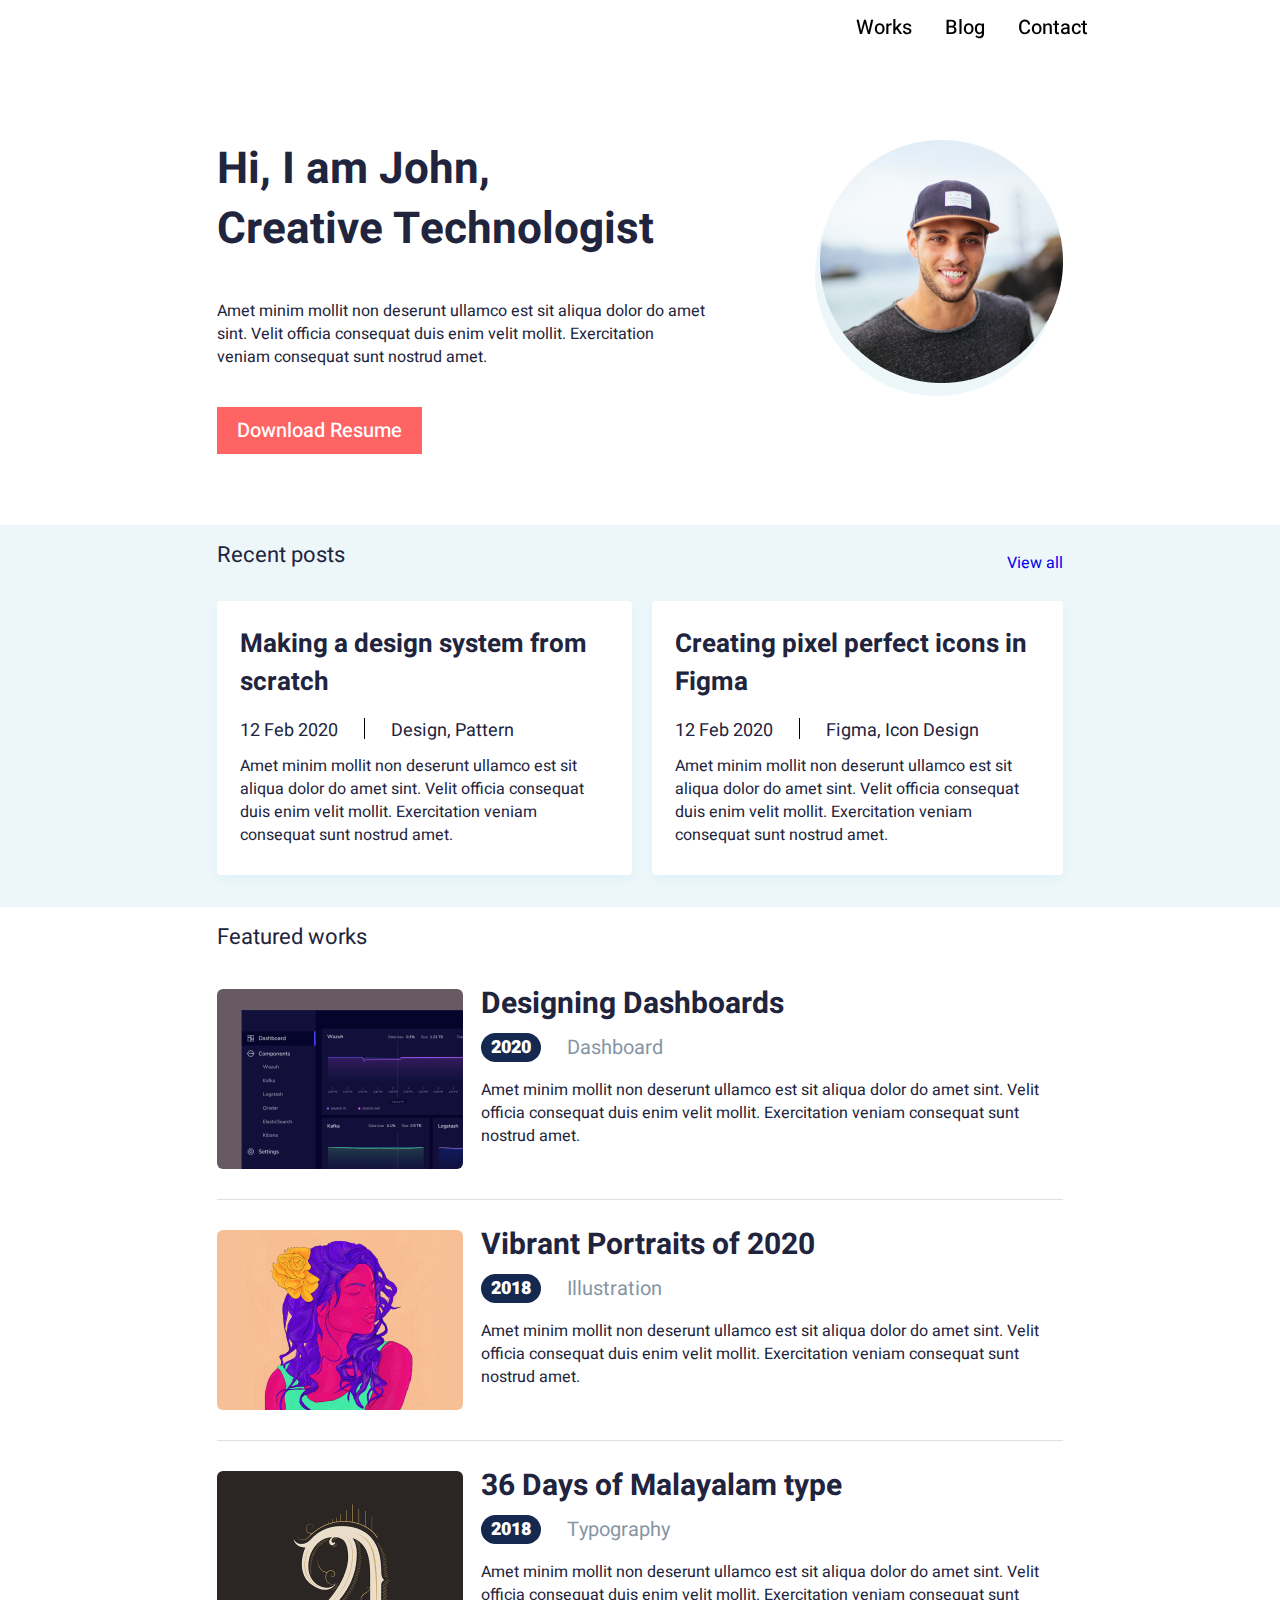
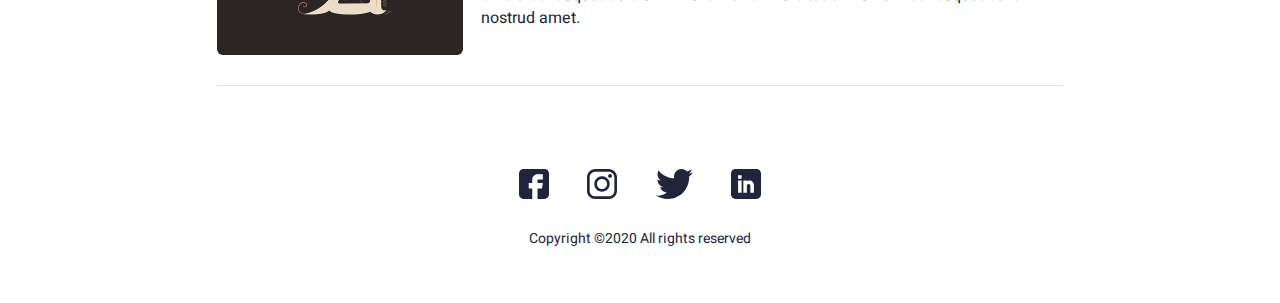
<file: index.html>
<!DOCTYPE html>
<html lang="en">
<head>
    <meta charset="UTF-8">
    <meta http-equiv="X-UA-Compatible" content="IE=edge">
    <meta name="viewport" content="width=device-width, initial-scale=1.0">
    <link rel="stylesheet" href="css/style.css">
    <!-- <link rel="stylesheet" href="blog/index.html"> -->
    <title>Document</title>
</head>
<body>

<div class="wrapper">
    <section class="header">
        <div class="header__wrapper">
            <div class="header__body">
                <div class="header__burger">
                    <span></span>
                </div>
                <nav class="header__menu">
                    <ul class="header__list">
                        <li>
                            <a href="works/index.html" class="header__link">Works</a>
                        </li>
                        <li>
                            <a href="blog/index.html" class="header__link">Blog</a>
                        </li>
                        <li>
                            <a href="#downscroll" class="header__link">Contact</a>
                        </li>
                    </ul>
                </nav>
            </div>
        </div>
        <div class="container">
            <div class="header__info">
                <div class="header__hi">
                    <div class="hi__text">
                        <p>Hi, I am John, Creative Technologist</p>
                        <p>Amet minim mollit non deserunt ullamco est sit aliqua dolor do amet sint. Velit officia consequat duis enim velit mollit. Exercitation veniam consequat sunt nostrud amet.</p>
                        <a href="#">Download Resume</a>
                    </div>
                    <div class="header__img">
                        <img src="img/Ellipse 11.png" alt="photo">
                        <svg width="243" height="243" viewBox="0 0 243 243" fill="none" xmlns="http://www.w3.org/2000/svg">
                            <circle cx="121.5" cy="121.5" r="121.5" fill="#EDF7FA"/>
                            </svg>                            
                    </div>
                </div>
            </div>
        </div>
    </section>
    <section class="posts__section">
    <div class="container">
        <div class="posts__info">
            <div class="recent__post">
                <p>Recent posts</p>
            </div>
            <div class="all__post">
                <a href="#">View all</a>
            </div>
        </div>
        <div class="post__row">
            <a href="blog/index.html"><div class="post__item">
                <p class="post__title">Making a design system from scratch</p>
                <div class="date__info">
                    <p class="post__date">12 Feb 2020</p>
                    <p class="post__info">Design, Pattern</p>
                </div>
                <p class="post__text">Amet minim mollit non deserunt ullamco est sit aliqua dolor do amet sint. Velit officia consequat duis enim velit mollit. Exercitation veniam consequat sunt nostrud amet.</p>
            </div></a>
            <a href="blog/index.html"><div class="post__item">
                <p class="post__title">Creating pixel perfect icons in Figma</p>
                <div class="date__info">
                    <p class="post__date">12 Feb 2020</p>
                    <p class="post__info">Figma, Icon Design</p>
                </div>
                <p class="post__text">Amet minim mollit non deserunt ullamco est sit aliqua dolor do amet sint. Velit officia consequat duis enim velit mollit. Exercitation veniam consequat sunt nostrud amet.</p>
            </div></a>
        </div>
    </div>
    </section>
    <section class="works">
        <div class="container">
            <div class="works__title">
                <p>Featured works</p>
            </div>
            <div class="works__box">
               <a href="works/index.html"><div class="work__item">
                    <div class="work__pic">
                        <img src="img/work1.png" alt="computer">
                    </div>
                    <div class="work__info">
                        <p class="work__title">Designing Dashboards</p>
                        <div class="work__dateinfo">
                            <p class="work__date">2020</p>
                            <p class="work__desc">Dashboard</p>
                        </div>
                        <p class="work__text">Amet minim mollit non deserunt ullamco est sit aliqua dolor do amet sint. Velit officia consequat duis enim velit mollit. Exercitation veniam consequat sunt nostrud amet.</p>
                    </div>
                </div></a>
                <a href="works/index.html"><div class="work__item">
                    <div class="work__pic">
                        <img src="img/work2.png" alt="Portrait">
                    </div>
                    <div class="work__info">
                        <p class="work__title">Vibrant Portraits of 2020</p>
                        <div class="work__dateinfo">
                            <p class="work__date">2018</p>
                            <p class="work__desc">Illustration</p>
                        </div>
                        <p class="work__text">Amet minim mollit non deserunt ullamco est sit aliqua dolor do amet sint. Velit officia consequat duis enim velit mollit. Exercitation veniam consequat sunt nostrud amet.</p>
                    </div>
                </div></a>
                <a href="works/index.html"><div class="work__item">
                    <div class="work__pic">
                        <img src="img/work3.png" alt="Typography">
                    </div>
                    <div class="work__info">
                        <p class="work__title">36 Days of Malayalam type</p>
                        <div class="work__dateinfo">
                            <p class="work__date">2018</p>
                            <p class="work__desc">Typography</p>
                        </div>
                        <p class="work__text">Amet minim mollit non deserunt ullamco est sit aliqua dolor do amet sint. Velit officia consequat duis enim velit mollit. Exercitation veniam consequat sunt nostrud amet.</p>
                    </div>
                </div></a>
            </div>
        </div>
    </section>
<section class="footer"><span id="downscroll"></span>
    <div class="container">
        <div class="footer__icons">
            <a href="https://www.facebook.com/" target="_blank"> <svg width="30" height="30" viewBox="0 0 30 30" fill="none">
                <path d="M25.6055 0H4.39453C1.97159 0 0 1.97159 0 4.39453V25.6055C0 28.0284 1.97159 30 4.39453 30H13.2422V19.3945H9.72656V14.1211H13.2422V10.5469C13.2422 7.63893 15.6077 5.27344 18.5156 5.27344H23.8477V10.5469H18.5156V14.1211H23.8477L22.9688 19.3945H18.5156V30H25.6055C28.0284 30 30 28.0284 30 25.6055V4.39453C30 1.97159 28.0284 0 25.6055 0Z" fill="#21243D"/>
            </svg></a>
           <a href="https://www.instagram.com/" target="_blank"> <svg width="30" height="30" viewBox="0 0 30 30" fill="none">
                <path d="M21.7209 0H8.27874C3.71384 0 0 3.71402 0 8.27892V21.7211C0 26.2862 3.71384 30 8.27874 30H21.7209C26.2862 30 30 26.286 30 21.7211V8.27892C30.0002 3.71402 26.2862 0 21.7209 0ZM27.3384 21.7211C27.3384 24.8185 24.8185 27.3383 21.7211 27.3383H8.27874C5.18153 27.3384 2.66175 24.8185 2.66175 21.7211V8.27892C2.66175 5.18171 5.18153 2.66175 8.27874 2.66175H21.7209C24.8183 2.66175 27.3383 5.18171 27.3383 8.27892V21.7211H27.3384Z" fill="#21243D"/>
                <path d="M15 7.27014C10.7375 7.27014 7.26978 10.7379 7.26978 15.0004C7.26978 19.2627 10.7375 22.7303 15 22.7303C19.2625 22.7303 22.7303 19.2627 22.7303 15.0004C22.7303 10.7379 19.2625 7.27014 15 7.27014ZM15 20.0683C12.2054 20.0683 9.93152 17.7949 9.93152 15.0002C9.93152 12.2054 12.2052 9.93171 15 9.93171C17.7948 9.93171 20.0685 12.2054 20.0685 15.0002C20.0685 17.7949 17.7947 20.0683 15 20.0683Z" fill="#21243D"/>
                <path d="M23.0545 5.01318C22.5417 5.01318 22.0379 5.2208 21.6757 5.58457C21.3118 5.94657 21.1025 6.45053 21.1025 6.96513C21.1025 7.47814 21.3119 7.98192 21.6757 8.34569C22.0377 8.70769 22.5417 8.91708 23.0545 8.91708C23.5691 8.91708 24.0713 8.70769 24.435 8.34569C24.7988 7.98192 25.0064 7.47796 25.0064 6.96513C25.0064 6.45053 24.7988 5.94657 24.435 5.58457C24.073 5.2208 23.5691 5.01318 23.0545 5.01318Z" fill="#21243D"/>
            </svg></a>
            <a href="https://twitter.com/" target="_blank"><svg width="37" height="30" viewBox="0 0 37 30" fill="none">
                <path d="M36.9231 3.55154C35.55 4.15385 34.0869 4.55308 32.5615 4.74692C34.1308 3.81 35.3285 2.33769 35.8915 0.563077C34.4285 1.43538 32.8131 2.05154 31.0915 2.39538C29.7023 0.916154 27.7223 0 25.5623 0C21.3715 0 17.9977 3.40154 17.9977 7.57154C17.9977 8.17154 18.0485 8.74846 18.1731 9.29769C11.88 8.99077 6.31154 5.97462 2.57077 1.38C1.91769 2.51308 1.53462 3.81 1.53462 5.20615C1.53462 7.82769 2.88462 10.1515 4.89692 11.4969C3.68077 11.4738 2.48769 11.1208 1.47692 10.5646C1.47692 10.5877 1.47692 10.6177 1.47692 10.6477C1.47692 14.3262 4.10077 17.3815 7.54154 18.0854C6.92538 18.2538 6.25385 18.3346 5.55692 18.3346C5.07231 18.3346 4.58308 18.3069 4.12385 18.2054C5.10462 21.2031 7.88769 23.4069 11.1969 23.4785C8.62154 25.4931 5.35154 26.7069 1.81154 26.7069C1.19077 26.7069 0.595385 26.6792 0 26.6031C3.35308 28.7654 7.32692 30 11.6123 30C25.5415 30 33.1569 18.4615 33.1569 8.46C33.1569 8.12538 33.1454 7.80231 33.1292 7.48154C34.6315 6.41538 35.8938 5.08385 36.9231 3.55154Z" fill="#21243D"/>
            </svg></a>
           <a href="https://www.linkedin.cn/login/ru" target="_blank"> <svg width="30" height="30" viewBox="0 0 30 30" fill="none">
                <path d="M25.6055 0H4.39453C1.97159 0 0 1.97159 0 4.39453V25.6055C0 28.0284 1.97159 30 4.39453 30H25.6055C28.0284 30 30 28.0284 30 25.6055V4.39453C30 1.97159 28.0284 0 25.6055 0ZM10.6055 23.7891H7.08984V11.4844H10.6055V23.7891ZM10.6055 9.72656H7.08984V6.21094H10.6055V9.72656ZM22.9102 23.7891H19.3945V16.7578C19.3945 15.7887 18.6058 15 17.6367 15C16.6676 15 15.8789 15.7887 15.8789 16.7578V23.7891H12.3633V11.4844H15.8789V12.147C16.7999 11.8607 17.3982 11.4844 18.5156 11.4844C20.8999 11.4869 22.9102 13.6258 22.9102 16.1536V23.7891Z" fill="#21243D"/>
            </svg></a>       
        </div>
        <div class="copy">
            <p>Copyright ©2020 All rights reserved </p>
        </div>
    </div>
</section>
</div>
<!-- подключение jQuery -->
<script src="https://code.jquery.com/jquery-3.6.0.min.js"></script>
<!-- подключение JS -->
<script src="js/script.js"></script>
</body>
</html>
</file>
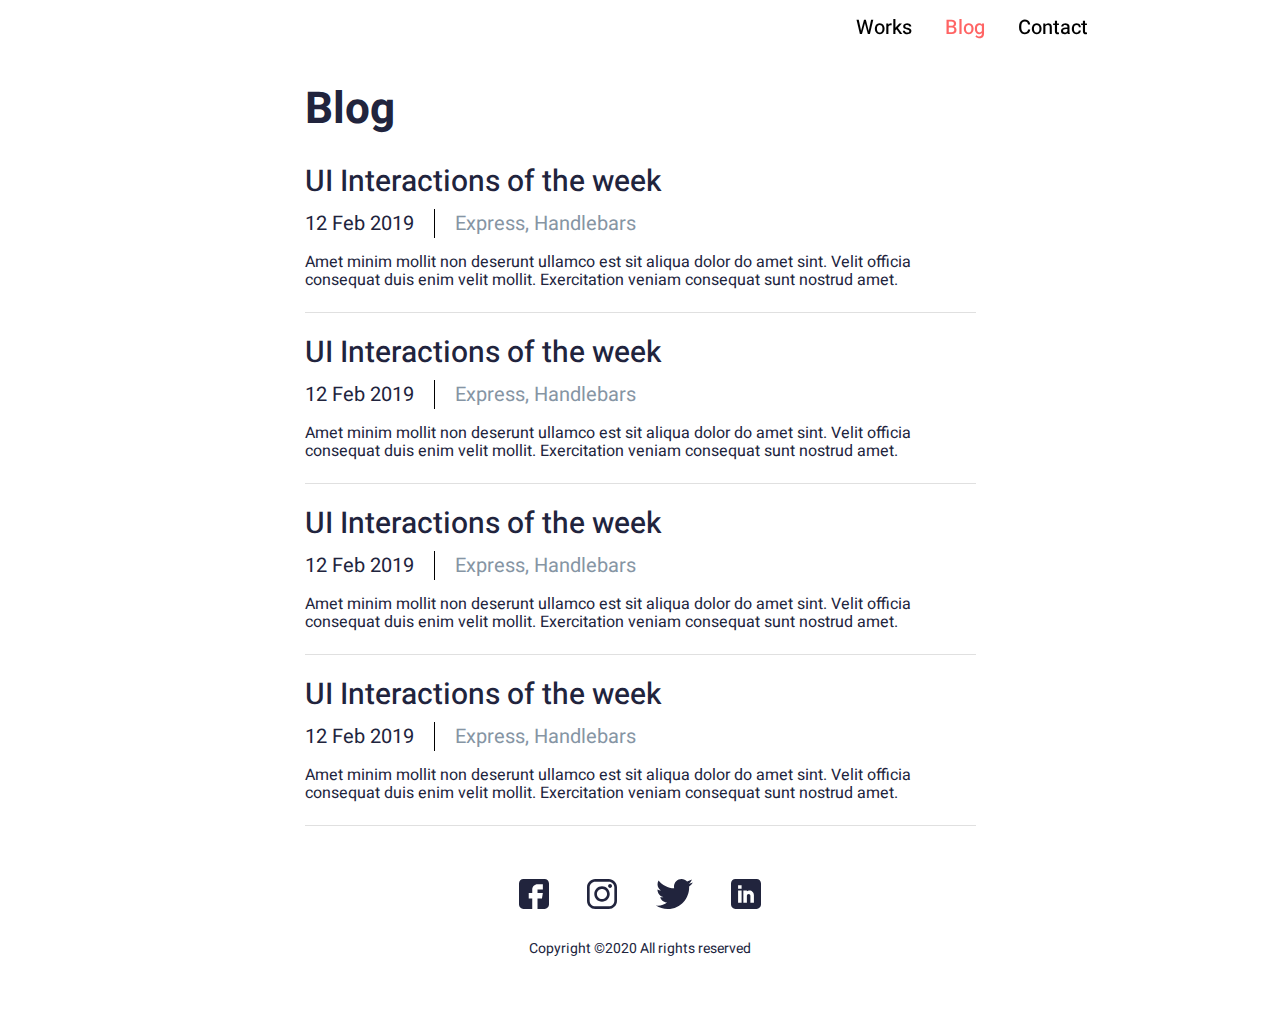
<file: blog/index.html>
<!DOCTYPE html>
<html lang="en">
<head>
    <meta charset="UTF-8">
    <meta http-equiv="X-UA-Compatible" content="IE=edge">
    <meta name="viewport" content="width=device-width, initial-scale=1.0">
    <link rel="stylesheet" href="css/style.css">
    <title>Document</title>
</head>
<body>

<div class="wrapper">
    <section class="header">
        <div class="header__wrapper">
            <div class="header__body">
                <div class="header__burger">
                    <span></span>
                </div>
                <nav class="header__menu">
                    <ul class="header__list">
                        <li>
                            <a href="../works/index.html" class="header__link">Works</a>
                        </li>
                        <li>
                            <a href="index.html" class="header__link link__active">Blog</a>
                        </li>
                        <li>
                            <a href="#downscroll" class="header__link">Contact</a>
                        </li>
                    </ul>
                </nav>
            </div>
        </div>
    </section>
    <section class="blog__section">
    <div class="container">
        <div class="posts__info">
            <div class="recent__post">
                <p>Blog</p>
            </div>
        </div>
        <div class="post__column">
            <a href="#"><div class="post__item">
                <p class="post__title">UI Interactions of the week</p>
                <div class="date__info">
                    <p class="post__date">12 Feb 2019</p>
                    <p class="post__info">Express, Handlebars</p>
                </div>
                <p class="post__text">Amet minim mollit non deserunt ullamco est sit aliqua dolor do amet sint. Velit officia consequat duis enim velit mollit. Exercitation veniam consequat sunt nostrud amet.</p>
            </div></a>
            <a href="#"><div class="post__item">
                <p class="post__title">UI Interactions of the week</p>
                <div class="date__info">
                    <p class="post__date">12 Feb 2019</p>
                    <p class="post__info">Express, Handlebars</p>
                </div>
                <p class="post__text">Amet minim mollit non deserunt ullamco est sit aliqua dolor do amet sint. Velit officia consequat duis enim velit mollit. Exercitation veniam consequat sunt nostrud amet.</p>
            </div></a>
            <a href="#"><div class="post__item">
                <p class="post__title">UI Interactions of the week</p>
                <div class="date__info">
                    <p class="post__date">12 Feb 2019</p>
                    <p class="post__info">Express, Handlebars</p>
                </div>
                <p class="post__text">Amet minim mollit non deserunt ullamco est sit aliqua dolor do amet sint. Velit officia consequat duis enim velit mollit. Exercitation veniam consequat sunt nostrud amet.</p>
            </div></a>
            <a href="#"><div class="post__item">
                <p class="post__title">UI Interactions of the week</p>
                <div class="date__info">
                    <p class="post__date">12 Feb 2019</p>
                    <p class="post__info">Express, Handlebars</p>
                </div>
                <p class="post__text">Amet minim mollit non deserunt ullamco est sit aliqua dolor do amet sint. Velit officia consequat duis enim velit mollit. Exercitation veniam consequat sunt nostrud amet.</p>
            </div></a>
        </div>
    </div>
    </section>
<section class="footer"><span id="downscroll"></span>
    <div class="container">
        <div class="footer__icons">
            <a href="https://www.facebook.com/" target="_blank"> <svg width="30" height="30" viewBox="0 0 30 30" fill="none">
                <path d="M25.6055 0H4.39453C1.97159 0 0 1.97159 0 4.39453V25.6055C0 28.0284 1.97159 30 4.39453 30H13.2422V19.3945H9.72656V14.1211H13.2422V10.5469C13.2422 7.63893 15.6077 5.27344 18.5156 5.27344H23.8477V10.5469H18.5156V14.1211H23.8477L22.9688 19.3945H18.5156V30H25.6055C28.0284 30 30 28.0284 30 25.6055V4.39453C30 1.97159 28.0284 0 25.6055 0Z" fill="#21243D"/>
            </svg></a>
           <a href="https://www.instagram.com/" target="_blank"> <svg width="30" height="30" viewBox="0 0 30 30" fill="none">
                <path d="M21.7209 0H8.27874C3.71384 0 0 3.71402 0 8.27892V21.7211C0 26.2862 3.71384 30 8.27874 30H21.7209C26.2862 30 30 26.286 30 21.7211V8.27892C30.0002 3.71402 26.2862 0 21.7209 0ZM27.3384 21.7211C27.3384 24.8185 24.8185 27.3383 21.7211 27.3383H8.27874C5.18153 27.3384 2.66175 24.8185 2.66175 21.7211V8.27892C2.66175 5.18171 5.18153 2.66175 8.27874 2.66175H21.7209C24.8183 2.66175 27.3383 5.18171 27.3383 8.27892V21.7211H27.3384Z" fill="#21243D"/>
                <path d="M15 7.27014C10.7375 7.27014 7.26978 10.7379 7.26978 15.0004C7.26978 19.2627 10.7375 22.7303 15 22.7303C19.2625 22.7303 22.7303 19.2627 22.7303 15.0004C22.7303 10.7379 19.2625 7.27014 15 7.27014ZM15 20.0683C12.2054 20.0683 9.93152 17.7949 9.93152 15.0002C9.93152 12.2054 12.2052 9.93171 15 9.93171C17.7948 9.93171 20.0685 12.2054 20.0685 15.0002C20.0685 17.7949 17.7947 20.0683 15 20.0683Z" fill="#21243D"/>
                <path d="M23.0545 5.01318C22.5417 5.01318 22.0379 5.2208 21.6757 5.58457C21.3118 5.94657 21.1025 6.45053 21.1025 6.96513C21.1025 7.47814 21.3119 7.98192 21.6757 8.34569C22.0377 8.70769 22.5417 8.91708 23.0545 8.91708C23.5691 8.91708 24.0713 8.70769 24.435 8.34569C24.7988 7.98192 25.0064 7.47796 25.0064 6.96513C25.0064 6.45053 24.7988 5.94657 24.435 5.58457C24.073 5.2208 23.5691 5.01318 23.0545 5.01318Z" fill="#21243D"/>
            </svg></a>
            <a href="https://twitter.com/" target="_blank"><svg width="37" height="30" viewBox="0 0 37 30" fill="none">
                <path d="M36.9231 3.55154C35.55 4.15385 34.0869 4.55308 32.5615 4.74692C34.1308 3.81 35.3285 2.33769 35.8915 0.563077C34.4285 1.43538 32.8131 2.05154 31.0915 2.39538C29.7023 0.916154 27.7223 0 25.5623 0C21.3715 0 17.9977 3.40154 17.9977 7.57154C17.9977 8.17154 18.0485 8.74846 18.1731 9.29769C11.88 8.99077 6.31154 5.97462 2.57077 1.38C1.91769 2.51308 1.53462 3.81 1.53462 5.20615C1.53462 7.82769 2.88462 10.1515 4.89692 11.4969C3.68077 11.4738 2.48769 11.1208 1.47692 10.5646C1.47692 10.5877 1.47692 10.6177 1.47692 10.6477C1.47692 14.3262 4.10077 17.3815 7.54154 18.0854C6.92538 18.2538 6.25385 18.3346 5.55692 18.3346C5.07231 18.3346 4.58308 18.3069 4.12385 18.2054C5.10462 21.2031 7.88769 23.4069 11.1969 23.4785C8.62154 25.4931 5.35154 26.7069 1.81154 26.7069C1.19077 26.7069 0.595385 26.6792 0 26.6031C3.35308 28.7654 7.32692 30 11.6123 30C25.5415 30 33.1569 18.4615 33.1569 8.46C33.1569 8.12538 33.1454 7.80231 33.1292 7.48154C34.6315 6.41538 35.8938 5.08385 36.9231 3.55154Z" fill="#21243D"/>
            </svg></a>
           <a href="https://www.linkedin.cn/login/ru" target="_blank"> <svg width="30" height="30" viewBox="0 0 30 30" fill="none">
                <path d="M25.6055 0H4.39453C1.97159 0 0 1.97159 0 4.39453V25.6055C0 28.0284 1.97159 30 4.39453 30H25.6055C28.0284 30 30 28.0284 30 25.6055V4.39453C30 1.97159 28.0284 0 25.6055 0ZM10.6055 23.7891H7.08984V11.4844H10.6055V23.7891ZM10.6055 9.72656H7.08984V6.21094H10.6055V9.72656ZM22.9102 23.7891H19.3945V16.7578C19.3945 15.7887 18.6058 15 17.6367 15C16.6676 15 15.8789 15.7887 15.8789 16.7578V23.7891H12.3633V11.4844H15.8789V12.147C16.7999 11.8607 17.3982 11.4844 18.5156 11.4844C20.8999 11.4869 22.9102 13.6258 22.9102 16.1536V23.7891Z" fill="#21243D"/>
            </svg></a>   
        </div>
        <div class="copy">
            <p>Copyright ©2020 All rights reserved </p>
        </div>
    </div>
</section>
</div>
<!-- подключение jQuery -->
<script src="https://code.jquery.com/jquery-3.6.0.min.js"></script>
<!-- подключение JS -->
<script src="js/script.js"></script>
</body>
</html>
</file>
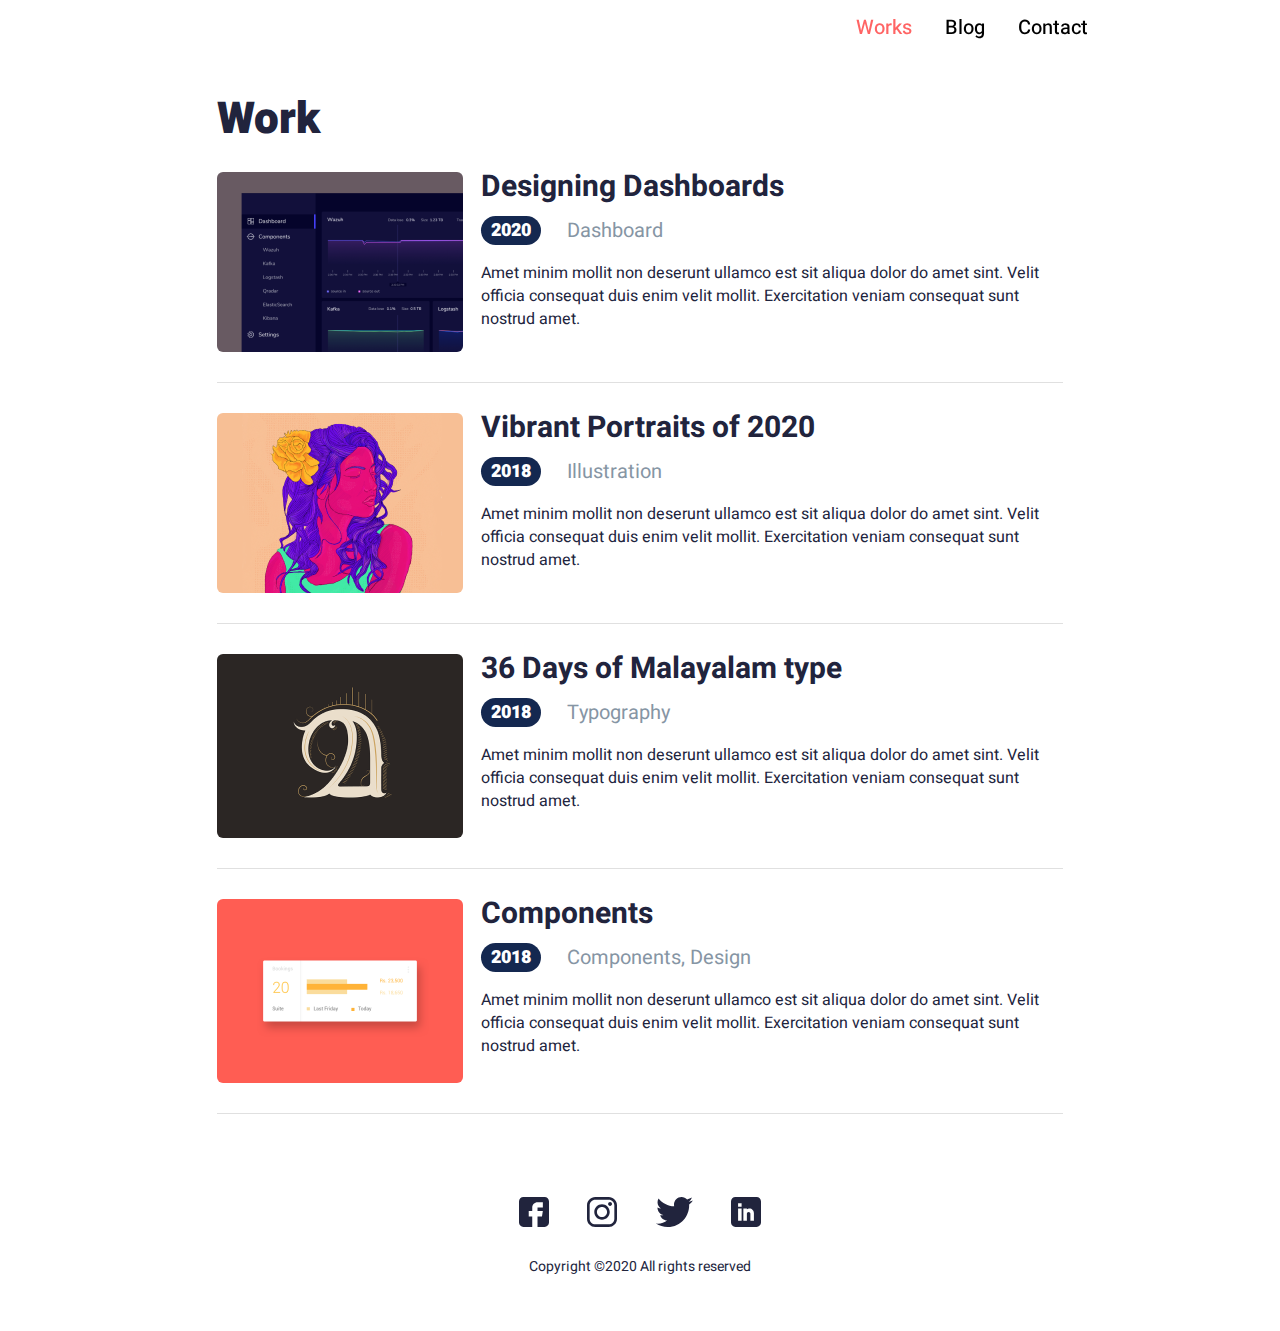
<file: works/index.html>
<!DOCTYPE html>
<html lang="en">
<head>
    <meta charset="UTF-8">
    <meta http-equiv="X-UA-Compatible" content="IE=edge">
    <meta name="viewport" content="width=device-width, initial-scale=1.0">
    <link rel="stylesheet" href="css/style.css">

    <title>Document</title>
</head>
<body>

<div class="wrapper">
    <section class="header">
        <div class="header__wrapper">
            <div class="header__body">
                <div class="header__burger">
                    <span></span>
                </div>
                <nav class="header__menu">
                    <ul class="header__list">
                        <li>
                            <a href="index.html" class="header__link">Works</a>
                        </li>
                        <li>
                            <a href="../blog/index.html" class="header__link">Blog</a>
                        </li>
                        <li>
                            <a href="#downscroll" class="header__link">Contact</a>
                        </li>
                    </ul>
                </nav>
            </div>
        </div>
    </section>
    <section class="works">
        <div class="container">
            <div class="works__title">
                <p>Work</p>
            </div>
            <div class="works__box">
               <a href="work_exp/index.html"><div class="work__item">
                    <div class="work__pic">
                        <img src="img/work1.png" alt="computer">
                    </div>
                    <div class="work__info">
                        <p class="work__title">Designing Dashboards</p>
                        <div class="work__dateinfo">
                            <p class="work__date">2020</p>
                            <p class="work__desc">Dashboard</p>
                        </div>
                        <p class="work__text">Amet minim mollit non deserunt ullamco est sit aliqua dolor do amet sint. Velit officia consequat duis enim velit mollit. Exercitation veniam consequat sunt nostrud amet.</p>
                    </div>
                </div></a>
                <a href="work_exp/index.html"><div class="work__item">
                    <div class="work__pic">
                        <img src="img/work2.png" alt="Portrait">
                    </div>
                    <div class="work__info">
                        <p class="work__title">Vibrant Portraits of 2020</p>
                        <div class="work__dateinfo">
                            <p class="work__date">2018</p>
                            <p class="work__desc">Illustration</p>
                        </div>
                        <p class="work__text">Amet minim mollit non deserunt ullamco est sit aliqua dolor do amet sint. Velit officia consequat duis enim velit mollit. Exercitation veniam consequat sunt nostrud amet.</p>
                    </div>
                </div></a>
                <a href="work_exp/index.html"><div class="work__item">
                    <div class="work__pic">
                        <img src="img/work3.png" alt="Typography">
                    </div>
                    <div class="work__info">
                        <p class="work__title">36 Days of Malayalam type</p>
                        <div class="work__dateinfo">
                            <p class="work__date">2018</p>
                            <p class="work__desc">Typography</p>
                        </div>
                        <p class="work__text">Amet minim mollit non deserunt ullamco est sit aliqua dolor do amet sint. Velit officia consequat duis enim velit mollit. Exercitation veniam consequat sunt nostrud amet.</p>
                    </div>
                </div></a>
                <a href="work_exp/index.html"><div class="work__item">
                    <div class="work__pic">
                        <img src="img/work4.png" alt="Components">
                    </div>
                    <div class="work__info">
                        <p class="work__title">Components</p>
                        <div class="work__dateinfo">
                            <p class="work__date">2018</p>
                            <p class="work__desc">Components, Design</p>
                        </div>
                        <p class="work__text">Amet minim mollit non deserunt ullamco est sit aliqua dolor do amet sint. Velit officia consequat duis enim velit mollit. Exercitation veniam consequat sunt nostrud amet.</p>
                    </div>
                </div></a>
            </div>
        </div>
    </section>
<section class="footer"> <span id="downscroll"></span>
    <div class="container">
        <div class="footer__icons">
           <a href="https://www.facebook.com/" target="_blank"> <svg width="30" height="30" viewBox="0 0 30 30" fill="none">
                <path d="M25.6055 0H4.39453C1.97159 0 0 1.97159 0 4.39453V25.6055C0 28.0284 1.97159 30 4.39453 30H13.2422V19.3945H9.72656V14.1211H13.2422V10.5469C13.2422 7.63893 15.6077 5.27344 18.5156 5.27344H23.8477V10.5469H18.5156V14.1211H23.8477L22.9688 19.3945H18.5156V30H25.6055C28.0284 30 30 28.0284 30 25.6055V4.39453C30 1.97159 28.0284 0 25.6055 0Z" fill="#21243D"/>
            </svg></a>
           <a href="https://www.instagram.com/" target="_blank"> <svg width="30" height="30" viewBox="0 0 30 30" fill="none">
                <path d="M21.7209 0H8.27874C3.71384 0 0 3.71402 0 8.27892V21.7211C0 26.2862 3.71384 30 8.27874 30H21.7209C26.2862 30 30 26.286 30 21.7211V8.27892C30.0002 3.71402 26.2862 0 21.7209 0ZM27.3384 21.7211C27.3384 24.8185 24.8185 27.3383 21.7211 27.3383H8.27874C5.18153 27.3384 2.66175 24.8185 2.66175 21.7211V8.27892C2.66175 5.18171 5.18153 2.66175 8.27874 2.66175H21.7209C24.8183 2.66175 27.3383 5.18171 27.3383 8.27892V21.7211H27.3384Z" fill="#21243D"/>
                <path d="M15 7.27014C10.7375 7.27014 7.26978 10.7379 7.26978 15.0004C7.26978 19.2627 10.7375 22.7303 15 22.7303C19.2625 22.7303 22.7303 19.2627 22.7303 15.0004C22.7303 10.7379 19.2625 7.27014 15 7.27014ZM15 20.0683C12.2054 20.0683 9.93152 17.7949 9.93152 15.0002C9.93152 12.2054 12.2052 9.93171 15 9.93171C17.7948 9.93171 20.0685 12.2054 20.0685 15.0002C20.0685 17.7949 17.7947 20.0683 15 20.0683Z" fill="#21243D"/>
                <path d="M23.0545 5.01318C22.5417 5.01318 22.0379 5.2208 21.6757 5.58457C21.3118 5.94657 21.1025 6.45053 21.1025 6.96513C21.1025 7.47814 21.3119 7.98192 21.6757 8.34569C22.0377 8.70769 22.5417 8.91708 23.0545 8.91708C23.5691 8.91708 24.0713 8.70769 24.435 8.34569C24.7988 7.98192 25.0064 7.47796 25.0064 6.96513C25.0064 6.45053 24.7988 5.94657 24.435 5.58457C24.073 5.2208 23.5691 5.01318 23.0545 5.01318Z" fill="#21243D"/>
            </svg></a>
            <a href="https://twitter.com/" target="_blank"><svg width="37" height="30" viewBox="0 0 37 30" fill="none">
                <path d="M36.9231 3.55154C35.55 4.15385 34.0869 4.55308 32.5615 4.74692C34.1308 3.81 35.3285 2.33769 35.8915 0.563077C34.4285 1.43538 32.8131 2.05154 31.0915 2.39538C29.7023 0.916154 27.7223 0 25.5623 0C21.3715 0 17.9977 3.40154 17.9977 7.57154C17.9977 8.17154 18.0485 8.74846 18.1731 9.29769C11.88 8.99077 6.31154 5.97462 2.57077 1.38C1.91769 2.51308 1.53462 3.81 1.53462 5.20615C1.53462 7.82769 2.88462 10.1515 4.89692 11.4969C3.68077 11.4738 2.48769 11.1208 1.47692 10.5646C1.47692 10.5877 1.47692 10.6177 1.47692 10.6477C1.47692 14.3262 4.10077 17.3815 7.54154 18.0854C6.92538 18.2538 6.25385 18.3346 5.55692 18.3346C5.07231 18.3346 4.58308 18.3069 4.12385 18.2054C5.10462 21.2031 7.88769 23.4069 11.1969 23.4785C8.62154 25.4931 5.35154 26.7069 1.81154 26.7069C1.19077 26.7069 0.595385 26.6792 0 26.6031C3.35308 28.7654 7.32692 30 11.6123 30C25.5415 30 33.1569 18.4615 33.1569 8.46C33.1569 8.12538 33.1454 7.80231 33.1292 7.48154C34.6315 6.41538 35.8938 5.08385 36.9231 3.55154Z" fill="#21243D"/>
            </svg></a>
           <a href="https://www.linkedin.cn/login/ru" target="_blank"> <svg width="30" height="30" viewBox="0 0 30 30" fill="none">
                <path d="M25.6055 0H4.39453C1.97159 0 0 1.97159 0 4.39453V25.6055C0 28.0284 1.97159 30 4.39453 30H25.6055C28.0284 30 30 28.0284 30 25.6055V4.39453C30 1.97159 28.0284 0 25.6055 0ZM10.6055 23.7891H7.08984V11.4844H10.6055V23.7891ZM10.6055 9.72656H7.08984V6.21094H10.6055V9.72656ZM22.9102 23.7891H19.3945V16.7578C19.3945 15.7887 18.6058 15 17.6367 15C16.6676 15 15.8789 15.7887 15.8789 16.7578V23.7891H12.3633V11.4844H15.8789V12.147C16.7999 11.8607 17.3982 11.4844 18.5156 11.4844C20.8999 11.4869 22.9102 13.6258 22.9102 16.1536V23.7891Z" fill="#21243D"/>
            </svg></a>   
        </div>
        <div class="copy">
            <p>Copyright ©2020 All rights reserved </p>
        </div>
    </div>
</section>
</div>
<!-- подключение jQuery -->
<script src="https://code.jquery.com/jquery-3.6.0.min.js"></script>
<!-- подключение JS -->
<script src="js/script.js"></script>
</body>
</html>
</file>
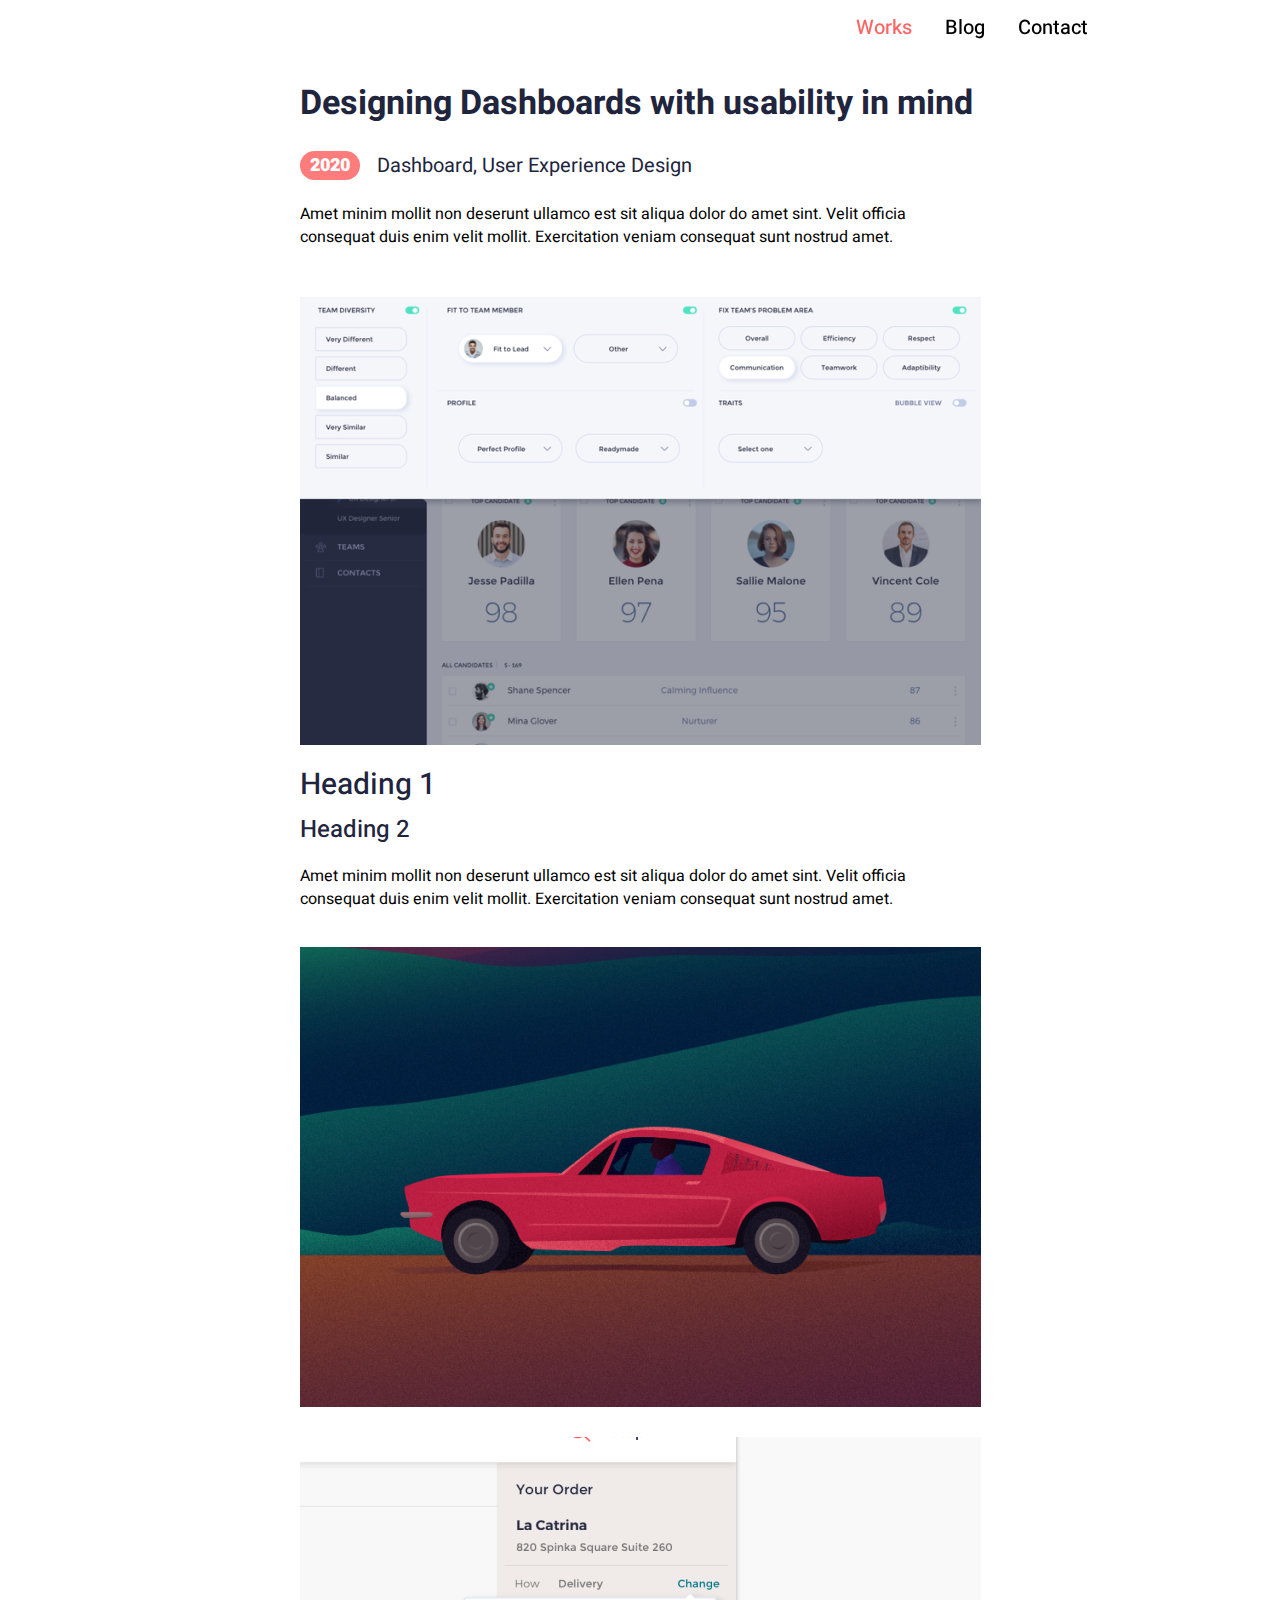
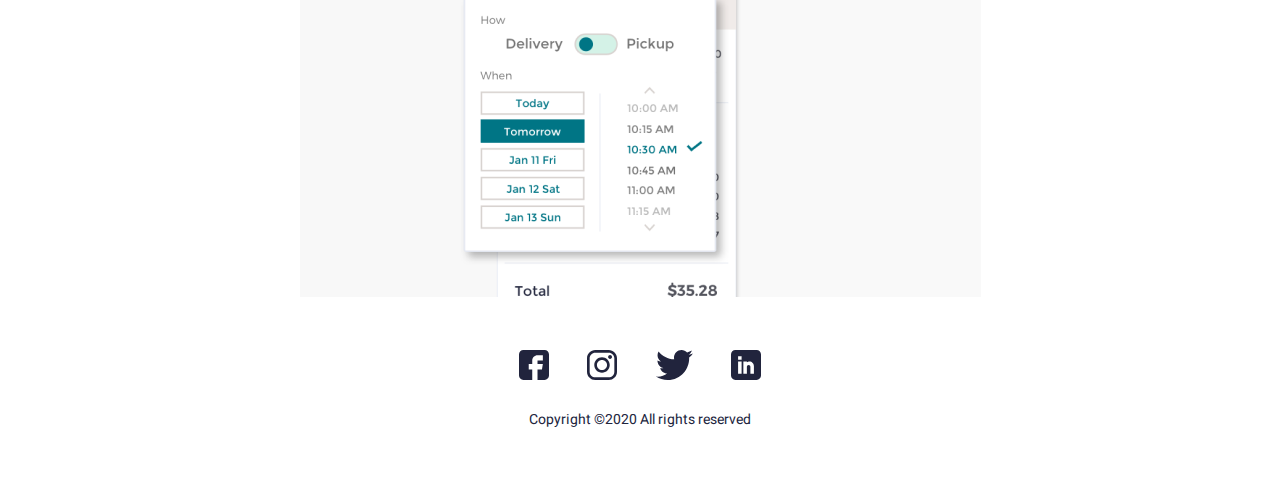
<file: works/work_exp/index.html>
<!DOCTYPE html>
<html lang="en">
<head>
    <meta charset="UTF-8">
    <meta http-equiv="X-UA-Compatible" content="IE=edge">
    <meta name="viewport" content="width=device-width, initial-scale=1.0">
    <link rel="stylesheet" href="css/style.css">

    <title>Document</title>
</head>
<body>

<div class="wrapper">
    <section class="header">
        <div class="header__wrapper">
            <div class="header__body">
                <div class="header__burger">
                    <span></span>
                </div>
                <nav class="header__menu">
                    <ul class="header__list">
                        <li>
                            <a href="index.html" class="header__link">Works</a>
                        </li>
                        <li>
                            <a href="../blog/index.html" class="header__link">Blog</a>
                        </li>
                        <li>
                            <a href="#downscroll" class="header__link">Contact</a>
                        </li>
                    </ul>
                </nav>
            </div>
        </div>
    </section>
    <section class="work container">
        <div class="work__box">
            <div class="work__item">
                <div class="work__data">
                    <p class="work__title">Designing Dashboards with usability in mind</p>
                    <div class="work__dateinfo">
                        <p class="work__date">2020</p>
                        <p class="work__info">Dashboard, User Experience Design</p>
                    </div>
                    <p class="work__text">Amet minim mollit non deserunt ullamco est sit aliqua dolor do amet sint. Velit officia consequat duis enim velit mollit. Exercitation veniam consequat sunt nostrud amet.</p>
                </div>
                <img src="img/work1.png" alt="work1">
            </div>
            <div class="work__item">
                <div class="work__data">
                    <p class="work__title1">Heading 1</p>
                    <p class="work__title2">Heading 2</p>
                    <p class="work__text">Amet minim mollit non deserunt ullamco est sit aliqua dolor do amet sint. Velit officia consequat duis enim velit mollit. Exercitation veniam consequat sunt nostrud amet.</p>
                </div>
                <img src="img/work2.png" alt="work2">
                <img src="img/work3.png" alt="work3">
            </div>
        </div>
    </section>
   
<section class="footer"> <span id="downscroll"></span>
    <div class="container">
        <div class="footer__icons">
           <a href="https://www.facebook.com/" target="_blank"> <svg width="30" height="30" viewBox="0 0 30 30" fill="none">
                <path d="M25.6055 0H4.39453C1.97159 0 0 1.97159 0 4.39453V25.6055C0 28.0284 1.97159 30 4.39453 30H13.2422V19.3945H9.72656V14.1211H13.2422V10.5469C13.2422 7.63893 15.6077 5.27344 18.5156 5.27344H23.8477V10.5469H18.5156V14.1211H23.8477L22.9688 19.3945H18.5156V30H25.6055C28.0284 30 30 28.0284 30 25.6055V4.39453C30 1.97159 28.0284 0 25.6055 0Z" fill="#21243D"/>
            </svg></a>
           <a href="https://www.instagram.com/" target="_blank"> <svg width="30" height="30" viewBox="0 0 30 30" fill="none">
                <path d="M21.7209 0H8.27874C3.71384 0 0 3.71402 0 8.27892V21.7211C0 26.2862 3.71384 30 8.27874 30H21.7209C26.2862 30 30 26.286 30 21.7211V8.27892C30.0002 3.71402 26.2862 0 21.7209 0ZM27.3384 21.7211C27.3384 24.8185 24.8185 27.3383 21.7211 27.3383H8.27874C5.18153 27.3384 2.66175 24.8185 2.66175 21.7211V8.27892C2.66175 5.18171 5.18153 2.66175 8.27874 2.66175H21.7209C24.8183 2.66175 27.3383 5.18171 27.3383 8.27892V21.7211H27.3384Z" fill="#21243D"/>
                <path d="M15 7.27014C10.7375 7.27014 7.26978 10.7379 7.26978 15.0004C7.26978 19.2627 10.7375 22.7303 15 22.7303C19.2625 22.7303 22.7303 19.2627 22.7303 15.0004C22.7303 10.7379 19.2625 7.27014 15 7.27014ZM15 20.0683C12.2054 20.0683 9.93152 17.7949 9.93152 15.0002C9.93152 12.2054 12.2052 9.93171 15 9.93171C17.7948 9.93171 20.0685 12.2054 20.0685 15.0002C20.0685 17.7949 17.7947 20.0683 15 20.0683Z" fill="#21243D"/>
                <path d="M23.0545 5.01318C22.5417 5.01318 22.0379 5.2208 21.6757 5.58457C21.3118 5.94657 21.1025 6.45053 21.1025 6.96513C21.1025 7.47814 21.3119 7.98192 21.6757 8.34569C22.0377 8.70769 22.5417 8.91708 23.0545 8.91708C23.5691 8.91708 24.0713 8.70769 24.435 8.34569C24.7988 7.98192 25.0064 7.47796 25.0064 6.96513C25.0064 6.45053 24.7988 5.94657 24.435 5.58457C24.073 5.2208 23.5691 5.01318 23.0545 5.01318Z" fill="#21243D"/>
            </svg></a>
            <a href="https://twitter.com/" target="_blank"><svg width="37" height="30" viewBox="0 0 37 30" fill="none">
                <path d="M36.9231 3.55154C35.55 4.15385 34.0869 4.55308 32.5615 4.74692C34.1308 3.81 35.3285 2.33769 35.8915 0.563077C34.4285 1.43538 32.8131 2.05154 31.0915 2.39538C29.7023 0.916154 27.7223 0 25.5623 0C21.3715 0 17.9977 3.40154 17.9977 7.57154C17.9977 8.17154 18.0485 8.74846 18.1731 9.29769C11.88 8.99077 6.31154 5.97462 2.57077 1.38C1.91769 2.51308 1.53462 3.81 1.53462 5.20615C1.53462 7.82769 2.88462 10.1515 4.89692 11.4969C3.68077 11.4738 2.48769 11.1208 1.47692 10.5646C1.47692 10.5877 1.47692 10.6177 1.47692 10.6477C1.47692 14.3262 4.10077 17.3815 7.54154 18.0854C6.92538 18.2538 6.25385 18.3346 5.55692 18.3346C5.07231 18.3346 4.58308 18.3069 4.12385 18.2054C5.10462 21.2031 7.88769 23.4069 11.1969 23.4785C8.62154 25.4931 5.35154 26.7069 1.81154 26.7069C1.19077 26.7069 0.595385 26.6792 0 26.6031C3.35308 28.7654 7.32692 30 11.6123 30C25.5415 30 33.1569 18.4615 33.1569 8.46C33.1569 8.12538 33.1454 7.80231 33.1292 7.48154C34.6315 6.41538 35.8938 5.08385 36.9231 3.55154Z" fill="#21243D"/>
            </svg></a>
           <a href="https://www.linkedin.cn/login/ru" target="_blank"> <svg width="30" height="30" viewBox="0 0 30 30" fill="none">
                <path d="M25.6055 0H4.39453C1.97159 0 0 1.97159 0 4.39453V25.6055C0 28.0284 1.97159 30 4.39453 30H25.6055C28.0284 30 30 28.0284 30 25.6055V4.39453C30 1.97159 28.0284 0 25.6055 0ZM10.6055 23.7891H7.08984V11.4844H10.6055V23.7891ZM10.6055 9.72656H7.08984V6.21094H10.6055V9.72656ZM22.9102 23.7891H19.3945V16.7578C19.3945 15.7887 18.6058 15 17.6367 15C16.6676 15 15.8789 15.7887 15.8789 16.7578V23.7891H12.3633V11.4844H15.8789V12.147C16.7999 11.8607 17.3982 11.4844 18.5156 11.4844C20.8999 11.4869 22.9102 13.6258 22.9102 16.1536V23.7891Z" fill="#21243D"/>
            </svg></a>   
        </div>
        <div class="copy">
            <p>Copyright ©2020 All rights reserved </p>
        </div>
    </div>
</section>
</div>
<!-- подключение jQuery -->
<script src="https://code.jquery.com/jquery-3.6.0.min.js"></script>
<!-- подключение JS -->
<script src="js/script.js"></script>
</body>
</html>
</file>
<file: css/style.css>
@charset "UTF-8";
/*Обнуление*/
@import url("https://fonts.googleapis.com/css2?family=Heebo:wght@400;500;700;900&display=swap");
* {
  padding: 0;
  margin: 0;
  border: 0;
}

*,
*:before,
*:after {
  -webkit-box-sizing: border-box;
  box-sizing: border-box;
}

:focus,
:active {
  outline: none;
}

a:focus,
a:active {
  outline: none;
}

nav,
footer,
header,
aside {
  display: block;
}

html,
body {
  height: 100%;
  width: 100%;
  font-size: 100%;
  line-height: 1;
  font-size: 14px;
  -ms-text-size-adjust: 100%;
  -moz-text-size-adjust: 100%;
  -webkit-text-size-adjust: 100%;
}

input,
button,
textarea {
  font-family: inherit;
}

input::-ms-clear {
  display: none;
}

button {
  cursor: pointer;
}

button::-moz-focus-inner {
  padding: 0;
  border: 0;
}

a,
a:visited {
  text-decoration: none;
}

a:hover {
  text-decoration: none;
}

ul li {
  list-style: none;
}

img {
  vertical-align: top;
}

h1,
h2,
h3,
h4,
h5,
h6 {
  font-size: inherit;
  font-weight: 400;
}

/*-------------------------------*/
.header__list .header__link, .header__info .hi__text a {
  font-family: "Heebo";
  font-weight: 500;
  font-size: 20px;
  line-height: 29px;
}

.posts__info .recent__post, .works__title {
  font-family: "Heebo";
  font-weight: 400;
  font-size: 22px;
  line-height: 60px;
  color: #21243D;
  margin: 0px 0px 16px 0px;
}

.post__row .post__item .post__title {
  font-family: "Heebo";
  font-weight: 700;
  font-size: 26px;
  line-height: 38px;
  color: #21243D;
}

.post__row .post__item .date__info .post__date,
.post__row .post__item .date__info .post__info {
  font-family: "Heebo";
  font-weight: 400;
  font-size: 18px;
  line-height: 26px;
  color: #21243D;
}

.post__row .post__item .post__text {
  font-family: "Heebo";
  font-weight: 400;
  font-size: 16px;
  line-height: 23px;
  color: #21243D;
  width: 368px;
}

.works__box .work__info .work__title {
  font-family: "Heebo";
  font-weight: 700;
  font-size: 30px;
  line-height: 30px;
  color: #21243D;
  margin: 0px 0px 14px 0px;
}

.wrapper {
  min-height: 100%;
  overflow: hidden;
}

.header__wrapper {
  position: fixed;
  width: 100%;
  top: 0;
  left: 0;
  z-index: 10;
}

.header__wrapper::before {
  content: "";
  position: absolute;
  top: 0;
  left: 0;
  width: 100%;
  height: 100%;
  background-color: white;
  opacity: .8;
  z-index: 2;
}

.header__burger {
  display: none;
}

@media (max-width: 767px) {
  body.lock {
    overflow: hidden;
  }
}

@media (max-width: 767px) {
  .header__wrapper .header__burger {
    display: block;
    position: relative;
    width: 30px;
    height: 20px;
    position: relative;
    z-index: 3;
    left: 30px;
  }
  .header__wrapper .header__burger::after,
  .header__wrapper .header__burger::before {
    content: "";
    background-color: #000;
    position: absolute;
    width: 100%;
    height: 2px;
    left: 0;
    -webkit-transition: all .3s ease 0s;
    transition: all .3s ease 0s;
  }
  .header__wrapper .header__burger.active span {
    -webkit-transform: scale(0);
            transform: scale(0);
  }
  .header__wrapper .header__burger.active::before {
    -webkit-transform: rotate(45deg);
            transform: rotate(45deg);
    top: 9px;
  }
  .header__wrapper .header__burger.active::after {
    -webkit-transform: rotate(-45deg);
            transform: rotate(-45deg);
    bottom: 9px;
  }
  .header__wrapper .header__burger::before {
    top: 0;
  }
  .header__wrapper .header__burger::after {
    bottom: 0;
  }
  .header__wrapper .header__burger span {
    position: absolute;
    background-color: #000;
    left: 0;
    width: 100%;
    height: 2px;
    top: 9px;
    -webkit-transition: all .3s ease 0s;
    transition: all .3s ease 0s;
  }
  .header__wrapper .header__menu {
    position: fixed;
    display: -webkit-box;
    display: -ms-flexbox;
    display: flex;
    -webkit-box-pack: center;
        -ms-flex-pack: center;
            justify-content: center;
    top: -100%;
    -webkit-transition: all .3s ease 0s;
    transition: all .3s ease 0s;
    left: 0;
    width: 100%;
    height: 100%;
    overflow: auto;
    background-color: #FFFFFF;
    padding: 70px 10px 20px 30px;
  }
  .header__wrapper .header__menu.active {
    top: 0;
  }
  .header__wrapper .header__body {
    height: 50px;
  }
  .header__wrapper .header__list {
    display: block;
  }
  .header__wrapper .header__list li {
    margin: 0px 0px 20px 0px;
  }
}

.header__body {
  position: relative;
  display: -webkit-box;
  display: -ms-flexbox;
  display: flex;
  -webkit-box-pack: end;
      -ms-flex-pack: end;
          justify-content: flex-end;
  margin: 0px 15% 0px 0px;
  height: 55px;
  -webkit-box-align: center;
      -ms-flex-align: center;
          align-items: center;
}

.header__list {
  display: -webkit-box;
  display: -ms-flexbox;
  display: flex;
  -webkit-box-pack: end;
      -ms-flex-pack: end;
          justify-content: flex-end;
  position: relative;
  z-index: 2;
}

.header__list .header__link {
  color: #000;
}

.header__list li:not(:last-child) {
  margin-right: 33px;
}

.container {
  max-width: 866px;
  margin: 0 auto;
}

@media (max-width: 767px) {
  .container {
    width: none;
  }
}

@media (max-width: 480px) {
  .container {
    max-width: 364px;
    margin: 0 auto;
  }
}

@media (max-width: 480px) {
  .header__info .header__hi {
    -webkit-box-orient: vertical;
    -webkit-box-direction: normal;
        -ms-flex-direction: column;
            flex-direction: column;
  }
  .header__info .header__img {
    width: 175px !important;
    max-height: 175px;
    display: -webkit-box;
    display: -ms-flexbox;
    display: flex;
    -webkit-box-ordinal-group: 2;
        -ms-flex-order: 1;
            order: 1;
    margin: 0 auto;
  }
  .header__info .header__img img {
    height: 175px;
  }
  .header__info .header__img svg {
    width: 175px;
    height: 175px;
    display: -webkit-box;
    display: -ms-flexbox;
    display: flex;
    -webkit-box-ordinal-group: 2;
        -ms-flex-order: 1;
            order: 1;
  }
  .header__info .hi__text {
    padding: 34px 0px 0px 0px;
    display: -webkit-box;
    display: -ms-flexbox;
    display: flex;
    -webkit-box-align: center;
        -ms-flex-align: center;
            align-items: center;
    -webkit-box-orient: vertical;
    -webkit-box-direction: normal;
        -ms-flex-direction: column;
            flex-direction: column;
    -webkit-box-ordinal-group: 3;
        -ms-flex-order: 2;
            order: 2;
  }
}

.header__info .header__hi {
  display: -webkit-box;
  display: -ms-flexbox;
  display: flex;
  -webkit-box-pack: justify;
      -ms-flex-pack: justify;
          justify-content: space-between;
  padding: 140px 10px 71px 10px;
}

@media (max-width: 767px) {
  .header__info .header__hi {
    padding: 70px 15px 35px 15px;
  }
}

.header__info .hi__text {
  -webkit-box-flex: 1;
      -ms-flex: 1 1 auto;
          flex: 1 1 auto;
}

.header__info .hi__text p:first-child {
  font-family: "Heebo";
  font-weight: 700;
  font-size: 44px;
  line-height: 60px;
  color: #21243D;
  margin: 0px 0px 40px 0px;
  padding: 0px 164px 0px 0px;
}

@media (max-width: 767px) {
  .header__info .hi__text p:first-child {
    font-size: 34px;
    line-height: 40px;
    padding: 0px 82px 0px 0px;
    margin: 0px 0px 20px 0px;
  }
}

@media (max-width: 480px) {
  .header__info .hi__text p:first-child {
    font-size: 32px;
    line-height: 40px;
    padding: 0px 10px;
    text-align: center;
  }
}

.header__info .hi__text p {
  font-family: "Heebo";
  font-weight: 400;
  font-size: 16px;
  line-height: 23px;
  color: #21243D;
  margin: 0px 0px 38px 0px;
  padding: 0px 110px 0px 0px;
}

@media (max-width: 767px) {
  .header__info .hi__text p {
    font-size: 14px;
    line-height: 18px;
    margin: 0px 0px 30px 0px;
    padding: 0px 55px 0px 0px;
  }
}

@media (max-width: 480px) {
  .header__info .hi__text p {
    font-size: 16px;
    line-height: 23px;
    padding: 0px 5px;
    text-align: center;
    margin: 0px 0px 27px 0px;
  }
}

.header__info .hi__text a {
  display: inline-block;
  color: #FFFFFF;
  background: #FF6464;
  padding: 9px 20px;
}

@media (max-width: 480px) {
  .header__info .hi__text a {
    font-size: 20px;
    line-height: 29px;
  }
}

.header__info .header__img {
  position: relative;
  -webkit-box-flex: 0;
      -ms-flex: 0 0 243px;
          flex: 0 0 243px;
}

.header__info .header__img img {
  min-width: 100%;
  position: relative;
  z-index: 2;
}

.header__info .header__img svg {
  position: absolute;
  right: 5px;
  top: 13px;
  z-index: 1;
}

.posts__section {
  background: #EDF7FA;
}

.posts__info {
  display: -webkit-box;
  display: -ms-flexbox;
  display: flex;
  -webkit-box-pack: justify;
      -ms-flex-pack: justify;
          justify-content: space-between;
  padding: 0 10px;
}

@media (max-width: 480px) {
  .posts__info {
    -webkit-box-pack: center;
        -ms-flex-pack: center;
            justify-content: center;
  }
}

@media (max-width: 480px) {
  .posts__info .recent__post {
    font-size: 18px;
    margin: 20px 0;
    line-height: 20px;
  }
}

.posts__info .all__post {
  padding: 27px 0px 22px 0px;
  font-family: "Heebo";
  font-weight: 400;
  font-size: 16px;
  line-height: 23px;
  color: #00A8CC;
}

@media (max-width: 480px) {
  .posts__info .all__post {
    display: none;
  }
}

.posts__info a:visited {
  color: #00A8CC;
}

@media (max-width: 480px) {
  .post__row a:last-child {
    margin: 0px 0px 21px 0px;
  }
}

.post__row {
  display: -webkit-box;
  display: -ms-flexbox;
  display: flex;
  -webkit-box-pack: justify;
      -ms-flex-pack: justify;
          justify-content: space-between;
  padding: 0 10px;
}

@media (max-width: 480px) {
  .post__row {
    -webkit-box-orient: vertical;
    -webkit-box-direction: normal;
        -ms-flex-direction: column;
            flex-direction: column;
  }
}

.post__row a:not(:last-child) {
  margin-right: 2.30947%;
}

@media (max-width: 480px) {
  .post__row a:not(:last-child) {
    margin-right: 0;
  }
}

.post__row .post__item {
  padding: 24px 20px 28px 23px;
  background: #FFFFFF;
  -webkit-box-shadow: 0px 4px 10px rgba(187, 225, 250, 0.25);
          box-shadow: 0px 4px 10px rgba(187, 225, 250, 0.25);
  border-radius: 4px;
  margin: 0px 0px 32px 0px;
}

@media (max-width: 480px) {
  .post__row .post__item {
    padding: 12px 8px 22px 19px;
    margin: 0px 0px 17px 0px;
  }
}

.post__row .post__item .post__title {
  margin: 0px 0px 17px 0px;
}

@media (max-width: 480px) {
  .post__row .post__item .post__title {
    font-size: 22px;
    line-height: 30px;
  }
}

.post__row .post__item .date__info {
  display: -webkit-box;
  display: -ms-flexbox;
  display: flex;
}

.post__row .post__item .date__info .post__date,
.post__row .post__item .date__info .post__info {
  display: inline-block;
  margin: 0px 0px 11px 0px;
}

@media (max-width: 480px) {
  .post__row .post__item .date__info .post__date,
  .post__row .post__item .date__info .post__info {
    font-size: 16px;
    line-height: 23px;
  }
}

.post__row .post__item .date__info .post__date::after {
  content: '';
  display: block;
  float: right;
  width: 1px;
  height: 21px;
  background: #000;
  margin: 0px 26px;
}

@media (max-width: 320px) {
  .post__row .post__item .date__info .post__date::after {
    margin: 0px 16px;
  }
}

@media (max-width: 480px) {
  .post__row .post__item .post__text {
    font-size: 16px;
    line-height: 23px;
    padding: 0px 54px 0px 0px;
  }
}

@media (max-width: 320px) {
  .post__row .post__item .post__text {
    padding: 0px 85px 0px 0px;
  }
}

.works__title {
  padding: 0 10px;
}

@media (max-width: 480px) {
  .works__title {
    font-size: 18px;
    line-height: 20px;
    padding: 20px 0;
    text-align: center;
    margin: 0;
  }
}

.works__box {
  margin: 22px 0px 0px 0px;
  padding: 0 10px;
}

@media (max-width: 480px) {
  .works__box {
    margin: 0;
  }
}

.works__box a {
  display: inline-block;
}

.works__box a::after {
  content: " ";
  display: block;
  height: 1px;
  width: 100%;
  background: #E0E0E0;
  margin: 30px 0;
}

@media (max-width: 480px) {
  .works__box a::after {
    margin: 17px 0;
  }
}

.works__box .work__item {
  display: -webkit-box;
  display: -ms-flexbox;
  display: flex;
}

@media (max-width: 480px) {
  .works__box .work__item {
    -webkit-box-orient: vertical;
    -webkit-box-direction: normal;
        -ms-flex-direction: column;
            flex-direction: column;
    -webkit-box-align: center;
        -ms-flex-align: center;
            align-items: center;
  }
}

.works__box .work__pic img {
  -webkit-box-flex: 0;
      -ms-flex: 0 0 246px;
          flex: 0 0 246px;
  border-radius: 6px;
}

@media (max-width: 480px) {
  .works__box .work__pic img {
    border-radius: 6px;
    margin: 0px 0px 16px 0px;
    width: 339px;
  }
}

@media (max-width: 320px) {
  .works__box .work__pic img {
    width: 300px;
  }
}

.works__box .work__pic {
  max-width: 100%;
}

.works__box .work__info {
  -webkit-box-flex: 1;
      -ms-flex: 1 1 auto;
          flex: 1 1 auto;
  margin: 0px 0px 0px 18px;
}

@media (max-width: 480px) {
  .works__box .work__info {
    margin: 0px 0px 0px 0px;
  }
}

@media (max-width: 480px) {
  .works__box .work__info .work__title {
    font-size: 24px;
    line-height: 30px;
  }
}

.works__box .work__info .work__dateinfo {
  display: -webkit-box;
  display: -ms-flexbox;
  display: flex;
  margin: 0px 0px 17px 0px;
}

.works__box .work__info .work__dateinfo .work__date {
  display: -webkit-box;
  display: -ms-flexbox;
  display: flex;
  font-family: "Heebo";
  font-weight: 900;
  font-size: 18px;
  line-height: 22px;
  color: #FFFFFF;
  background: #142850;
  border-radius: 16px;
  padding: 0 10px;
  margin: 0px 26px 0px 0px;
  -webkit-box-align: center;
      -ms-flex-align: center;
          align-items: center;
}

@media (max-width: 480px) {
  .works__box .work__info .work__dateinfo .work__date {
    font-size: 16px;
    line-height: 20px;
  }
}

.works__box .work__info .work__dateinfo .work__desc {
  font-family: "Heebo";
  font-weight: 400;
  font-size: 20px;
  line-height: 29px;
  color: #8695A4;
}

@media (max-width: 480px) {
  .works__box .work__info .work__dateinfo .work__desc {
    font-size: 16px;
    line-height: 20px;
  }
}

.works__box .work__info .work__text {
  font-family: "Heebo";
  font-weight: 400;
  font-size: 16px;
  line-height: 23px;
  color: #21243D;
}

.footer {
  margin: 53px 0px 0px 0px;
  display: -webkit-box;
  display: -ms-flexbox;
  display: flex;
}

.footer a:not(:last-child) {
  margin: 0px 35px 0px 0px;
}

.footer a svg {
  margin: 0px 0px 26px 0px;
}

.footer .copy {
  margin: 0px 0px 54px 0px;
  font-family: "Heebo";
  font-weight: 400;
  font-size: 14px;
  line-height: 21px;
  color: #21243D;
  text-align: center;
}
</file>
<file: blog/css/style.css>
@charset "UTF-8";
/*Обнуление*/
@import url("https://fonts.googleapis.com/css2?family=Heebo:wght@400;500;700;900&display=swap");
* {
  padding: 0;
  margin: 0;
  border: 0;
}

*,
*:before,
*:after {
  -webkit-box-sizing: border-box;
  box-sizing: border-box;
}

:focus,
:active {
  outline: none;
}

a:focus,
a:active {
  outline: none;
}

nav,
footer,
header,
aside {
  display: block;
}

html,
body {
  height: 100%;
  width: 100%;
  font-size: 100%;
  line-height: 1;
  font-size: 14px;
  -ms-text-size-adjust: 100%;
  -moz-text-size-adjust: 100%;
  -webkit-text-size-adjust: 100%;
}

input,
button,
textarea {
  font-family: inherit;
}

input::-ms-clear {
  display: none;
}

button {
  cursor: pointer;
}

button::-moz-focus-inner {
  padding: 0;
  border: 0;
}

a,
a:visited {
  text-decoration: none;
}

a:hover {
  text-decoration: none;
}

ul li {
  list-style: none;
}

img {
  vertical-align: top;
}

h1,
h2,
h3,
h4,
h5,
h6 {
  font-size: inherit;
  font-weight: 400;
}

/*-------------------------------*/
.header__list .header__link {
  font-family: "Heebo";
  font-weight: 500;
  font-size: 20px;
  line-height: 29px;
}

.blog__section .recent__post {
  font-family: "Heebo";
  font-weight: 700;
  font-size: 44px;
  line-height: 40px;
  color: #21243D;
}

.post__column .post__item .date__info .post__date, .post__column .post__item .date__info .post__info {
  font-family: "Heebo";
  font-weight: 400;
  font-size: 20px;
  line-height: 29px;
  color: #21243D;
}

.post__column .post__item .post__title {
  font-family: "Heebo";
  font-weight: 500;
  font-size: 30px;
  line-height: 34px;
  color: #21243D;
}

.post__column .post__item .post__text {
  font-family: "Heebo";
  font-weight: 400;
  font-size: 16px;
  line-height: 18px;
  color: #21243D;
}

.wrapper {
  min-height: 100%;
  overflow: hidden;
}

.header__wrapper {
  position: fixed;
  width: 100%;
  top: 0;
  left: 0;
  z-index: 10;
}

.header__wrapper::before {
  content: "";
  position: absolute;
  top: 0;
  left: 0;
  width: 100%;
  height: 100%;
  background-color: white;
  opacity: .8;
  z-index: 2;
}

.header__burger {
  display: none;
}

@media (max-width: 767px) {
  body.lock {
    overflow: hidden;
  }
}

@media (max-width: 767px) {
  .header__wrapper .header__burger {
    display: block;
    position: relative;
    width: 30px;
    height: 20px;
    z-index: 3;
    left: 30px;
  }
  .header__wrapper .header__burger::after,
  .header__wrapper .header__burger::before {
    content: "";
    background-color: #000;
    position: absolute;
    width: 100%;
    height: 2px;
    left: 0;
    -webkit-transition: all .3s ease 0s;
    transition: all .3s ease 0s;
  }
  .header__wrapper .header__burger.active span {
    -webkit-transform: scale(0);
            transform: scale(0);
  }
  .header__wrapper .header__burger.active::before {
    -webkit-transform: rotate(45deg);
            transform: rotate(45deg);
    top: 9px;
  }
  .header__wrapper .header__burger.active::after {
    -webkit-transform: rotate(-45deg);
            transform: rotate(-45deg);
    bottom: 9px;
  }
  .header__wrapper .header__burger::before {
    top: 0;
  }
  .header__wrapper .header__burger::after {
    bottom: 0;
  }
  .header__wrapper .header__burger span {
    position: absolute;
    background-color: #000;
    left: 0;
    width: 100%;
    height: 2px;
    top: 9px;
    -webkit-transition: all .3s ease 0s;
    transition: all .3s ease 0s;
  }
  .header__wrapper .header__menu {
    position: fixed;
    display: -webkit-box;
    display: -ms-flexbox;
    display: flex;
    -webkit-box-pack: center;
        -ms-flex-pack: center;
            justify-content: center;
    top: -100%;
    -webkit-transition: all .3s ease 0s;
    transition: all .3s ease 0s;
    left: 0;
    width: 100%;
    height: 100%;
    overflow: auto;
    background-color: white;
    padding: 70px 10px 20px 30px;
  }
  .header__wrapper .header__menu.active {
    top: 0;
  }
  .header__wrapper .header__body {
    height: 50px;
  }
  .header__wrapper .header__list {
    display: block;
  }
  .header__wrapper .header__list li {
    margin: 0px 0px 20px 0px;
  }
}

.header__body {
  position: relative;
  display: -webkit-box;
  display: -ms-flexbox;
  display: flex;
  -webkit-box-pack: end;
      -ms-flex-pack: end;
          justify-content: flex-end;
  margin: 0px 15% 0px 0px;
  height: 55px;
  -webkit-box-align: center;
      -ms-flex-align: center;
          align-items: center;
}

.header__list {
  display: -webkit-box;
  display: -ms-flexbox;
  display: flex;
  -webkit-box-pack: end;
      -ms-flex-pack: end;
          justify-content: flex-end;
  position: relative;
  z-index: 2;
}

.header__list .header__link {
  color: #000;
}

.header__list .active {
  color: #FF6464;
}

.header__list li:not(:last-child) {
  margin-right: 33px;
}

.container {
  max-width: 691px;
  margin: 0 auto;
}

@media (max-width: 767px) {
  .container {
    width: none;
  }
}

@media (max-width: 480px) {
  .container {
    max-width: 384px;
    margin: 0 auto;
  }
}

.blog__section {
  padding: 90px 0px 0px 0px;
}

@media (max-width: 480px) {
  .blog__section {
    padding: 70px 0px 0px 0px;
  }
}

.blog__section .recent__post {
  margin: 0px 0px 35px 0px;
  padding: 0px 10px;
}

@media (max-width: 480px) {
  .blog__section .recent__post {
    font-size: 30px;
    line-height: 40px;
    margin: 0px 0px 20px 0px;
    padding: 0px 7px;
  }
}

.post__column .post__item {
  padding: 0 10px;
}

@media (max-width: 480px) {
  .post__column .post__item {
    padding: 0px 7px;
  }
}

.post__column .post__item .post__title {
  margin: 0px 0px 10px 0px;
}

@media (max-width: 480px) {
  .post__column .post__item .post__title {
    font-size: 26px;
    line-height: 28px;
    margin: 0px 0px 5px 0px;
  }
}

.post__column .post__item .date__info {
  display: -webkit-box;
  display: -ms-flexbox;
  display: flex;
  margin: 0px 0px 15px 0px;
}

@media (max-width: 480px) {
  .post__column .post__item .date__info {
    margin: 0px 0px 17px 0px;
  }
}

@media (max-width: 480px) {
  .post__column .post__item .date__info .post__date {
    font-size: 16px;
    line-height: 20px;
  }
}

.post__column .post__item .date__info .post__date::after {
  content: "";
  display: block;
  float: right;
  height: 29px;
  width: 1px;
  margin: 0 20px;
  background: #000;
}

@media (max-width: 480px) {
  .post__column .post__item .date__info .post__date::after {
    margin: 0 15px;
    height: 20px;
    width: .5px;
  }
}

.post__column .post__item .date__info .post__info {
  color: #8695A4;
}

@media (max-width: 480px) {
  .post__column .post__item .date__info .post__info {
    font-size: 16px;
    line-height: 20px;
  }
}

@media (max-width: 480px) {
  .post__column .post__item .post__text {
    font-size: 16px;
    line-height: 18px;
  }
}

.post__column .post__item .post__text::after {
  content: "";
  display: block;
  height: 1px;
  background: #E0E0E0;
  margin: 23px 0;
}

@media (max-width: 480px) {
  .post__column .post__item .post__text::after {
    margin: 19px 0;
  }
}

.footer {
  margin: 53px 0px 0px 0px;
  display: -webkit-box;
  display: -ms-flexbox;
  display: flex;
}

.footer a:not(:last-child) {
  margin: 0px 35px 0px 0px;
}

.footer a svg {
  margin: 0px 0px 26px 0px;
}

.footer .copy {
  margin: 0px 0px 54px 0px;
  font-family: "Heebo";
  font-weight: 400;
  font-size: 14px;
  line-height: 21px;
  color: #21243D;
  text-align: center;
}
</file>
<file: works/css/style.css>
@charset "UTF-8";
/*Обнуление*/
@import url("https://fonts.googleapis.com/css2?family=Heebo:wght@400;500;700;900&display=swap");
* {
  padding: 0;
  margin: 0;
  border: 0;
}

*,
*:before,
*:after {
  -webkit-box-sizing: border-box;
  box-sizing: border-box;
}

:focus,
:active {
  outline: none;
}

a:focus,
a:active {
  outline: none;
}

nav,
footer,
header,
aside {
  display: block;
}

html,
body {
  height: 100%;
  width: 100%;
  font-size: 100%;
  line-height: 1;
  font-size: 14px;
  -ms-text-size-adjust: 100%;
  -moz-text-size-adjust: 100%;
  -webkit-text-size-adjust: 100%;
}

input,
button,
textarea {
  font-family: inherit;
}

input::-ms-clear {
  display: none;
}

button {
  cursor: pointer;
}

button::-moz-focus-inner {
  padding: 0;
  border: 0;
}

a,
a:visited {
  text-decoration: none;
}

a:hover {
  text-decoration: none;
}

ul li {
  list-style: none;
}

img {
  vertical-align: top;
}

h1,
h2,
h3,
h4,
h5,
h6 {
  font-size: inherit;
  font-weight: 400;
}

/*-------------------------------*/
.header__list .header__link {
  font-family: "Heebo";
  font-weight: 500;
  font-size: 20px;
  line-height: 29px;
}

.works__box .work__info .work__title {
  font-family: "Heebo";
  font-weight: 700;
  font-size: 30px;
  line-height: 30px;
  color: #21243D;
  margin: 0px 0px 14px 0px;
}

.wrapper {
  min-height: 100%;
  overflow: hidden;
}

.header__wrapper {
  position: fixed;
  width: 100%;
  top: 0;
  left: 0;
  z-index: 10;
}

.header__wrapper::before {
  content: "";
  position: absolute;
  top: 0;
  left: 0;
  width: 100%;
  height: 100%;
  background-color: white;
  opacity: .8;
  z-index: 2;
}

.header__burger {
  display: none;
}

@media (max-width: 767px) {
  body.lock {
    overflow: hidden;
  }
}

@media (max-width: 767px) {
  .header__wrapper .header__burger {
    display: block;
    position: relative;
    width: 30px;
    height: 20px;
    position: relative;
    z-index: 3;
    left: 30px;
  }
  .header__wrapper .header__burger::after,
  .header__wrapper .header__burger::before {
    content: "";
    background-color: #000;
    position: absolute;
    width: 100%;
    height: 2px;
    left: 0;
    -webkit-transition: all .3s ease 0s;
    transition: all .3s ease 0s;
  }
  .header__wrapper .header__burger.active span {
    -webkit-transform: scale(0);
            transform: scale(0);
  }
  .header__wrapper .header__burger.active::before {
    -webkit-transform: rotate(45deg);
            transform: rotate(45deg);
    top: 9px;
  }
  .header__wrapper .header__burger.active::after {
    -webkit-transform: rotate(-45deg);
            transform: rotate(-45deg);
    bottom: 9px;
  }
  .header__wrapper .header__burger::before {
    top: 0;
  }
  .header__wrapper .header__burger::after {
    bottom: 0;
  }
  .header__wrapper .header__burger span {
    position: absolute;
    background-color: #000;
    left: 0;
    width: 100%;
    height: 2px;
    top: 9px;
    -webkit-transition: all .3s ease 0s;
    transition: all .3s ease 0s;
  }
  .header__wrapper .header__menu {
    position: fixed;
    display: -webkit-box;
    display: -ms-flexbox;
    display: flex;
    -webkit-box-pack: center;
        -ms-flex-pack: center;
            justify-content: center;
    top: -100%;
    -webkit-transition: all .3s ease 0s;
    transition: all .3s ease 0s;
    left: 0;
    width: 100%;
    height: 100%;
    overflow: auto;
    background-color: #FFFFFF;
    padding: 70px 10px 20px 30px;
  }
  .header__wrapper .header__menu.active {
    top: 0;
  }
  .header__wrapper .header__body {
    height: 50px;
  }
  .header__wrapper .header__list {
    display: block;
  }
  .header__wrapper .header__list li {
    margin: 0px 0px 20px 0px;
  }
}

.header__body {
  position: relative;
  display: -webkit-box;
  display: -ms-flexbox;
  display: flex;
  -webkit-box-pack: end;
      -ms-flex-pack: end;
          justify-content: flex-end;
  margin: 0px 15% 0px 0px;
  height: 55px;
  -webkit-box-align: center;
      -ms-flex-align: center;
          align-items: center;
}

.header__list {
  display: -webkit-box;
  display: -ms-flexbox;
  display: flex;
  -webkit-box-pack: end;
      -ms-flex-pack: end;
          justify-content: flex-end;
  position: relative;
  z-index: 2;
}

.header__list .header__link {
  color: #000;
}

.header__list .active {
  color: #FF6464;
}

.header__list li:not(:last-child) {
  margin-right: 33px;
}

.container {
  max-width: 866px;
  margin: 0 auto;
}

@media (max-width: 767px) {
  .container {
    width: none;
  }
}

@media (max-width: 480px) {
  .container {
    max-width: 359px;
    margin: 0 auto;
  }
}

.works__title {
  font-family: "Heebo";
  font-weight: 900;
  font-size: 44px;
  line-height: 60px;
  color: #21243D;
  padding: 90px 10px 0px;
}

@media (max-width: 480px) {
  .works__title {
    font-size: 30px;
    line-height: 20px;
    padding: 64px 10px 0;
    margin: 0px 0px 33px 0px;
  }
}

.works__box {
  margin: 22px 0px 0px 0px;
  padding: 0 10px;
}

@media (max-width: 480px) {
  .works__box {
    margin: 0;
  }
}

.works__box a {
  display: inline-block;
}

.works__box a::after {
  content: " ";
  display: block;
  height: 1px;
  width: 100%;
  background: #E0E0E0;
  margin: 30px 0;
}

@media (max-width: 480px) {
  .works__box a::after {
    margin: 17px 0;
  }
}

.works__box .work__item {
  display: -webkit-box;
  display: -ms-flexbox;
  display: flex;
}

@media (max-width: 480px) {
  .works__box .work__item {
    -webkit-box-orient: vertical;
    -webkit-box-direction: normal;
        -ms-flex-direction: column;
            flex-direction: column;
    -webkit-box-align: center;
        -ms-flex-align: center;
            align-items: center;
  }
}

.works__box .work__pic img {
  -webkit-box-flex: 0;
      -ms-flex: 0 0 246px;
          flex: 0 0 246px;
  border-radius: 6px;
}

@media (max-width: 480px) {
  .works__box .work__pic img {
    border-radius: 6px;
    margin: 0px 0px 16px 0px;
    width: 339px;
  }
}

.works__box .work__pic {
  max-width: 100%;
}

.works__box .work__info {
  -webkit-box-flex: 1;
      -ms-flex: 1 1 auto;
          flex: 1 1 auto;
  margin: 0px 0px 0px 18px;
}

@media (max-width: 480px) {
  .works__box .work__info {
    margin: 0px 0px 0px 0px;
  }
}

@media (max-width: 480px) {
  .works__box .work__info .work__title {
    font-size: 24px;
    line-height: 30px;
  }
}

.works__box .work__info .work__dateinfo {
  display: -webkit-box;
  display: -ms-flexbox;
  display: flex;
  margin: 0px 0px 17px 0px;
}

.works__box .work__info .work__dateinfo .work__date {
  display: -webkit-box;
  display: -ms-flexbox;
  display: flex;
  font-family: "Heebo";
  font-weight: 900;
  font-size: 18px;
  line-height: 22px;
  color: #FFFFFF;
  background: #142850;
  border-radius: 16px;
  padding: 0 10px;
  margin: 0px 26px 0px 0px;
  -webkit-box-align: center;
      -ms-flex-align: center;
          align-items: center;
}

@media (max-width: 480px) {
  .works__box .work__info .work__dateinfo .work__date {
    font-size: 16px;
    line-height: 20px;
  }
}

.works__box .work__info .work__dateinfo .work__desc {
  font-family: "Heebo";
  font-weight: 400;
  font-size: 20px;
  line-height: 29px;
  color: #8695A4;
}

@media (max-width: 480px) {
  .works__box .work__info .work__dateinfo .work__desc {
    font-size: 16px;
    line-height: 20px;
  }
}

.works__box .work__info .work__text {
  font-family: "Heebo";
  font-weight: 400;
  font-size: 16px;
  line-height: 23px;
  color: #21243D;
}

.footer {
  margin: 53px 0px 0px 0px;
  display: -webkit-box;
  display: -ms-flexbox;
  display: flex;
}

.footer a:not(:last-child) {
  margin: 0px 35px 0px 0px;
}

.footer a svg {
  margin: 0px 0px 26px 0px;
}

.footer .copy {
  margin: 0px 0px 54px 0px;
  font-family: "Heebo";
  font-weight: 400;
  font-size: 14px;
  line-height: 21px;
  color: #21243D;
  text-align: center;
}
</file>
<file: works/work_exp/css/style.css>
@charset "UTF-8";
/*Обнуление*/
@import url("https://fonts.googleapis.com/css2?family=Heebo:wght@400;500;700;900&display=swap");
* {
  padding: 0;
  margin: 0;
  border: 0;
}

*,
*:before,
*:after {
  -webkit-box-sizing: border-box;
  box-sizing: border-box;
}

:focus,
:active {
  outline: none;
}

a:focus,
a:active {
  outline: none;
}

nav,
footer,
header,
aside {
  display: block;
}

html,
body {
  height: 100%;
  width: 100%;
  font-size: 100%;
  line-height: 1;
  font-size: 14px;
  -ms-text-size-adjust: 100%;
  -moz-text-size-adjust: 100%;
  -webkit-text-size-adjust: 100%;
}

input,
button,
textarea {
  font-family: inherit;
}

input::-ms-clear {
  display: none;
}

button {
  cursor: pointer;
}

button::-moz-focus-inner {
  padding: 0;
  border: 0;
}

a,
a:visited {
  text-decoration: none;
}

a:hover {
  text-decoration: none;
}

ul li {
  list-style: none;
}

img {
  vertical-align: top;
}

h1,
h2,
h3,
h4,
h5,
h6 {
  font-size: inherit;
  font-weight: 400;
}

/*-------------------------------*/
.header__list .header__link {
  font-family: "Heebo";
  font-weight: 500;
  font-size: 20px;
  line-height: 29px;
}

.wrapper {
  min-height: 100%;
  overflow: hidden;
}

.header__wrapper {
  position: fixed;
  width: 100%;
  top: 0;
  left: 0;
  z-index: 10;
}

.header__wrapper::before {
  content: "";
  position: absolute;
  top: 0;
  left: 0;
  width: 100%;
  height: 100%;
  background-color: white;
  opacity: .8;
  z-index: 2;
}

.header__burger {
  display: none;
}

@media (max-width: 767px) {
  body.lock {
    overflow: hidden;
  }
}

@media (max-width: 767px) {
  .header__wrapper .header__burger {
    display: block;
    position: relative;
    width: 30px;
    height: 20px;
    position: relative;
    z-index: 3;
    left: 30px;
  }
  .header__wrapper .header__burger::after,
  .header__wrapper .header__burger::before {
    content: "";
    background-color: #000;
    position: absolute;
    width: 100%;
    height: 2px;
    left: 0;
    -webkit-transition: all .3s ease 0s;
    transition: all .3s ease 0s;
  }
  .header__wrapper .header__burger.active span {
    -webkit-transform: scale(0);
            transform: scale(0);
  }
  .header__wrapper .header__burger.active::before {
    -webkit-transform: rotate(45deg);
            transform: rotate(45deg);
    top: 9px;
  }
  .header__wrapper .header__burger.active::after {
    -webkit-transform: rotate(-45deg);
            transform: rotate(-45deg);
    bottom: 9px;
  }
  .header__wrapper .header__burger::before {
    top: 0;
  }
  .header__wrapper .header__burger::after {
    bottom: 0;
  }
  .header__wrapper .header__burger span {
    position: absolute;
    background-color: #000;
    left: 0;
    width: 100%;
    height: 2px;
    top: 9px;
    -webkit-transition: all .3s ease 0s;
    transition: all .3s ease 0s;
  }
  .header__wrapper .header__menu {
    position: fixed;
    display: -webkit-box;
    display: -ms-flexbox;
    display: flex;
    -webkit-box-pack: center;
        -ms-flex-pack: center;
            justify-content: center;
    top: -100%;
    -webkit-transition: all .3s ease 0s;
    transition: all .3s ease 0s;
    left: 0;
    width: 100%;
    height: 100%;
    overflow: auto;
    background-color: #FFFFFF;
    padding: 70px 10px 20px 30px;
  }
  .header__wrapper .header__menu.active {
    top: 0;
  }
  .header__wrapper .header__body {
    height: 50px;
  }
  .header__wrapper .header__list {
    display: block;
  }
  .header__wrapper .header__list li {
    margin: 0px 0px 20px 0px;
  }
}

.header__body {
  position: relative;
  display: -webkit-box;
  display: -ms-flexbox;
  display: flex;
  -webkit-box-pack: end;
      -ms-flex-pack: end;
          justify-content: flex-end;
  margin: 0px 15% 0px 0px;
  height: 55px;
  -webkit-box-align: center;
      -ms-flex-align: center;
          align-items: center;
}

.header__list {
  display: -webkit-box;
  display: -ms-flexbox;
  display: flex;
  -webkit-box-pack: end;
      -ms-flex-pack: end;
          justify-content: flex-end;
  position: relative;
  z-index: 2;
}

.header__list .header__link {
  color: #000;
}

.header__list .active {
  color: #FF6464;
}

.header__list li:not(:last-child) {
  margin-right: 33px;
}

.container {
  max-width: 701px;
  margin: 0 auto;
}

@media (max-width: 767px) {
  .container {
    width: none;
  }
}

@media (max-width: 480px) {
  .container {
    max-width: 364px;
    margin: 0 auto;
  }
}

.work {
  padding-top: 78px;
}

.work__box .work__item .work__text {
  font-family: "Heebo";
  font-weight: 400;
  font-size: 16px;
  line-height: 23px;
  color: #000000;
  margin: 0px 0px 36px 0px;
  padding: 0 10px;
}

@media (max-width: 480px) {
  .work__box .work__item .work__text {
    margin: 0px 0px 23px 0px;
  }
}

.work__box .work__item img {
  display: block;
  -webkit-box-flex: 0;
      -ms-flex: 0 0 100%;
          flex: 0 0 100%;
  padding: 0 10px;
  margin: 0px 0px 30px 0px;
}

@media (max-width: 480px) {
  .work__box .work__item img {
    width: 339px;
  }
}

.work__data .work__title {
  font-family: "Heebo";
  font-weight: 700;
  font-size: 34px;
  line-height: 50px;
  color: #21243D;
  margin: 0px 0px 23px 0px;
  padding: 0px 10px;
}

@media (max-width: 480px) {
  .work__data .work__title {
    font-size: 30px;
    line-height: 35px;
  }
}

.work__data .work__title1 {
  font-family: "Heebo";
  font-weight: 500;
  font-size: 30px;
  line-height: 20px;
  margin: 0px 0px 20px 0px;
  color: #21243D;
  padding: 0px 10px;
}

.work__data .work__title2 {
  font-family: "Heebo";
  font-weight: 500;
  font-size: 24px;
  line-height: 30px;
  color: #21243D;
  padding: 0px 10px;
  margin: 0px 0px 20px 0px;
}

.work__data .work__dateinfo {
  display: -webkit-box;
  display: -ms-flexbox;
  display: flex;
  margin: 0px 0px 23px 0px;
  padding: 0px 10px;
}

.work__data .work__dateinfo .work__date {
  font-family: "Heebo";
  font-weight: 900;
  font-size: 18px;
  line-height: 20px;
  display: -webkit-box;
  display: -ms-flexbox;
  display: flex;
  -webkit-box-align: center;
      -ms-flex-align: center;
          align-items: center;
  color: #FFFFFF;
  padding: 0px 10px;
  background: #FF7C7C;
  border-radius: 16px;
  margin-right: 17px;
}

@media (max-width: 480px) {
  .work__data .work__dateinfo .work__date {
    padding: 0px 10px;
    font-size: 16px;
    margin-right: 17px;
    line-height: 10px;
  }
}

.work__data .work__dateinfo .work__info {
  font-family: "Heebo";
  font-weight: 400;
  font-size: 20px;
  line-height: 29px;
  color: #21243D;
}

@media (max-width: 480px) {
  .work__data .work__dateinfo .work__info {
    font-size: 16px;
    line-height: 20px;
  }
}

.footer {
  margin: 53px 0px 0px 0px;
  display: -webkit-box;
  display: -ms-flexbox;
  display: flex;
}

.footer a:not(:last-child) {
  margin: 0px 35px 0px 0px;
}

.footer a svg {
  margin: 0px 0px 26px 0px;
}

.footer .copy {
  margin: 0px 0px 54px 0px;
  font-family: "Heebo";
  font-weight: 400;
  font-size: 14px;
  line-height: 21px;
  color: #21243D;
  text-align: center;
}
</file>
